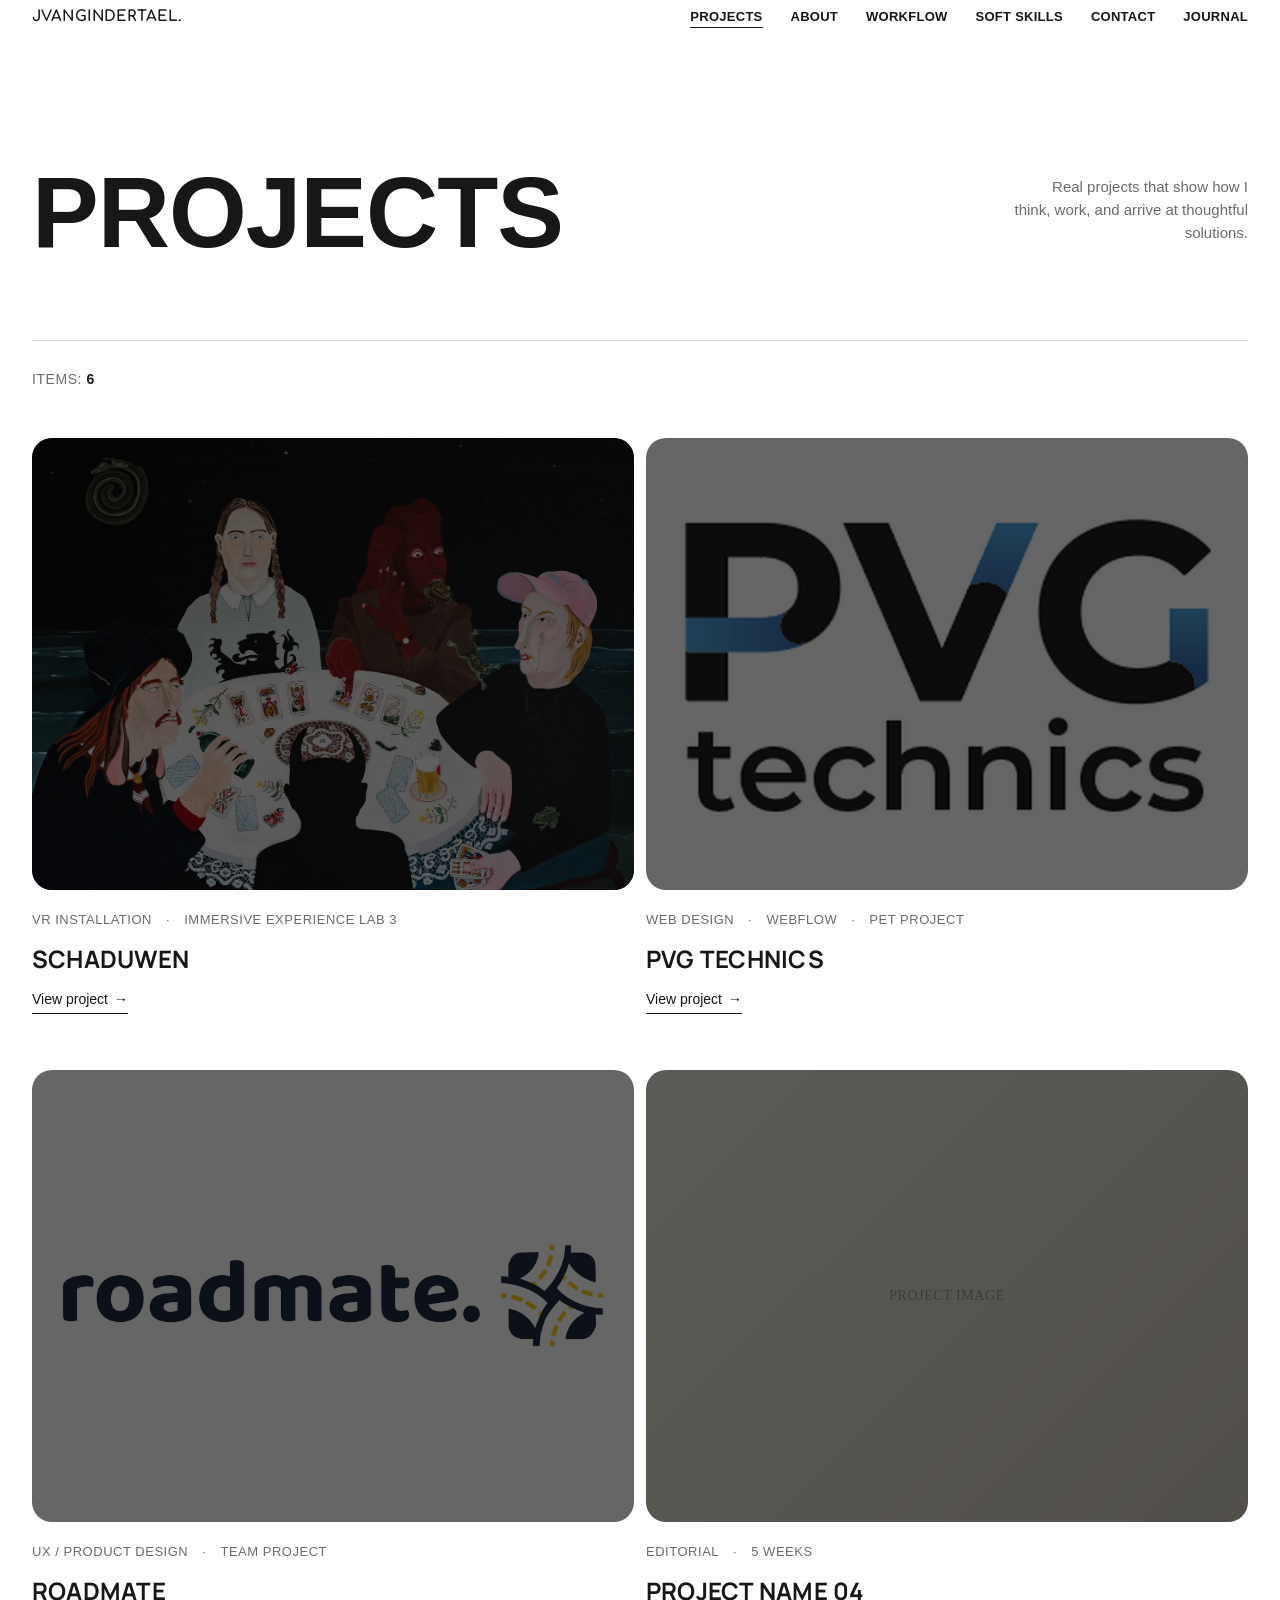
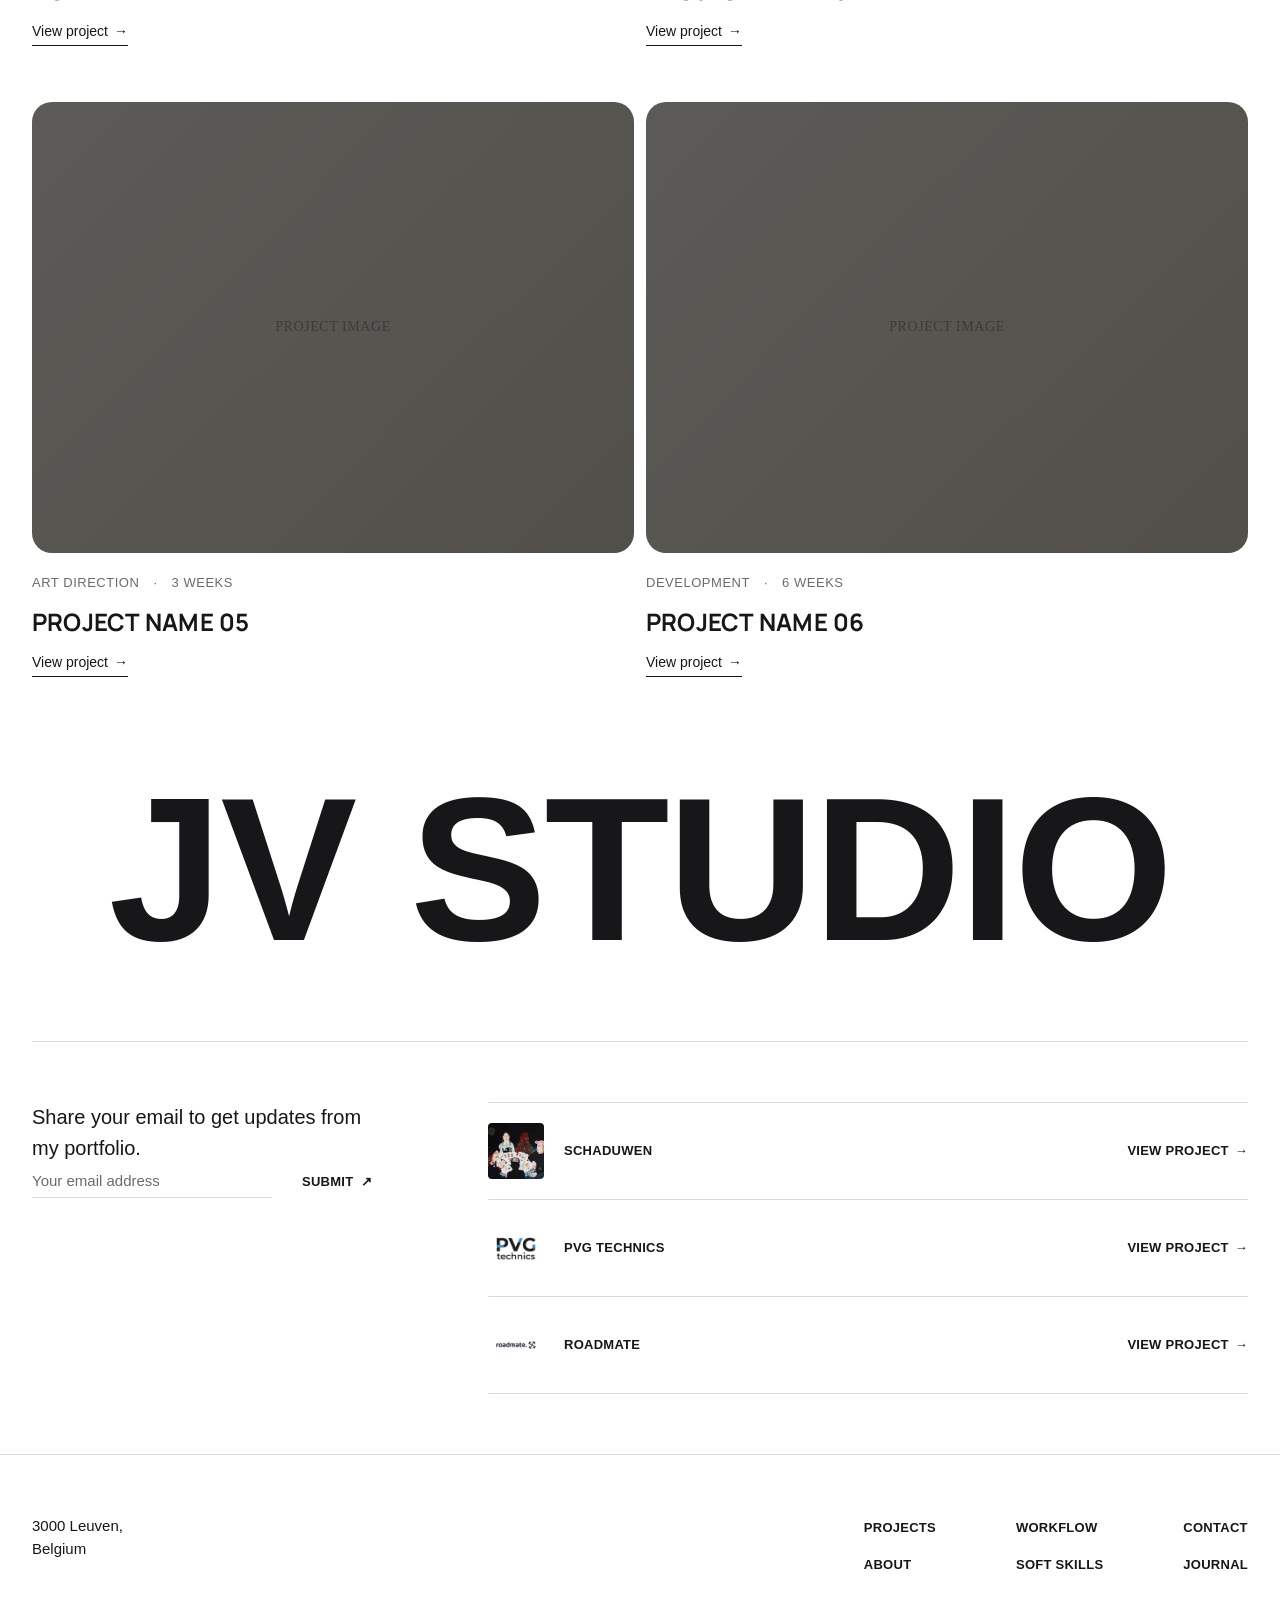
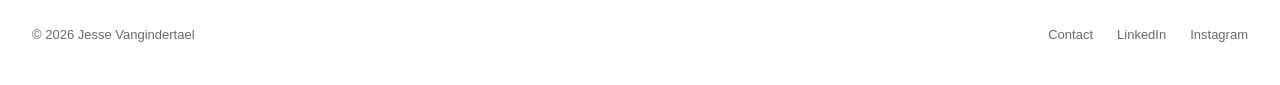
<file: index.html>
<!DOCTYPE html>
<html lang="en">
<head>
<meta charset="UTF-8">
<meta name="viewport" content="width=device-width, initial-scale=1.0">
<!-- Contentsquare tracking tag (heatmaps) -->
<script defer src="https://t.contentsquare.net/uxa/7b117db7269c8.js"></script>
<title>Jesse Vangindertael — Portfolio</title>
<meta name="description" content="Portfolio of Jesse Vangindertael — selected work, projects and collaborations.">
<link rel="preconnect" href="https://fonts.googleapis.com">
<link rel="preconnect" href="https://fonts.gstatic.com" crossorigin>
<link href="https://fonts.googleapis.com/css2?family=Comfortaa:wght@700&family=Manrope:wght@300;400;700&display=swap" rel="stylesheet">
<link rel="stylesheet" href="assets/css/style.css?v=3">
<link rel="icon" type="image/svg+xml" href="assets/img/favicon.svg">
</head>
<body>

<header class="site-header">
  <nav class="nav container">
    <a href="index.html" class="nav-logo">JVANGINDERTAEL.</a>
    <button class="nav-toggle" aria-label="Menu" aria-expanded="false">
      <span></span><span></span><span></span>
    </button>
    <ul class="nav-links">
      <li><a href="index.html" aria-current="page">Projects</a></li>
      <li><a href="about.html">About</a></li>
      <li><a href="workflow.html">Workflow</a></li>
      <li><a href="soft-skills.html">Soft skills</a></li>
      <li><a href="contact.html">Contact</a></li>
      <li><a href="journal.html">Journal</a></li>
    </ul>
  </nav>
</header>

<main>

  <section class="hero container">
    <div class="hero-row">
      <h1>Projects</h1>
      <p class="hero-side-text">Real projects that show how I think, work, and arrive at thoughtful solutions.</p>
    </div>
  </section>

  <section class="container">
    <div class="section-head">
      <p class="items-count">Items: <strong>6</strong></p>
    </div>

    <div class="project-grid">

      <a class="project-card" href="schaduwen.html">
        <div class="project-thumb"><img src="assets/img/projects/schaduwen.jpg" alt="Schaduwen — painting of four figures reading tarot cards at a table"><span class="project-view">View</span></div>
        <div class="project-meta"><span>VR installation</span><span>·</span><span>Immersive Experience Lab 3</span></div>
        <h3>Schaduwen</h3>
        <span class="project-link">View project</span>
      </a>

      <a class="project-card" href="pvg-technics.html">
        <div class="project-thumb is-logo"><img src="assets/img/projects/pvg-logo.jpg" alt="PVG Technics logo"><span class="project-view">View</span></div>
        <div class="project-meta"><span>Web design</span><span>·</span><span>Webflow</span><span>·</span><span>Pet project</span></div>
        <h3>PVG Technics</h3>
        <span class="project-link">View project</span>
      </a>

      <a class="project-card" href="roadmate.html">
        <div class="project-thumb is-logo"><img src="assets/img/projects/roadmate-logo.jpg" alt="RoadMate logo"><span class="project-view">View</span></div>
        <div class="project-meta"><span>UX / Product design</span><span>·</span><span>Team project</span></div>
        <h3>RoadMate</h3>
        <span class="project-link">View project</span>
      </a>

      <a class="project-card" href="#">
        <div class="project-thumb" data-label="Project image"><span class="project-view">View</span></div>
        <div class="project-meta"><span>Editorial</span><span>·</span><span>5 weeks</span></div>
        <h3>Project name 04</h3>
        <span class="project-link">View project</span>
      </a>

      <a class="project-card" href="#">
        <div class="project-thumb" data-label="Project image"><span class="project-view">View</span></div>
        <div class="project-meta"><span>Art direction</span><span>·</span><span>3 weeks</span></div>
        <h3>Project name 05</h3>
        <span class="project-link">View project</span>
      </a>

      <a class="project-card" href="#">
        <div class="project-thumb" data-label="Project image"><span class="project-view">View</span></div>
        <div class="project-meta"><span>Development</span><span>·</span><span>6 weeks</span></div>
        <h3>Project name 06</h3>
        <span class="project-link">View project</span>
      </a>

    </div>
  </section>

  <section class="container outro">
    <h2 class="outro-title">JV STUDIO</h2>
  </section>

  <section class="container">
    <div class="subscribe-row">
      <div class="subscribe-col">
        <p class="subscribe-text">Share your email to get updates from my portfolio.</p>
        <form class="subscribe-form">
          <input type="email" placeholder="Your email address" aria-label="Email address" required>
          <button type="submit">Submit <span aria-hidden="true">↗</span></button>
        </form>
      </div>

      <ul class="highlight-list">
        <li>
          <a href="schaduwen.html">
            <div class="highlight-thumb"><img src="assets/img/projects/schaduwen.jpg" alt="Schaduwen"></div>
            <span class="highlight-title">Schaduwen</span>
            <span class="highlight-link">View project <span aria-hidden="true">→</span></span>
          </a>
        </li>
        <li>
          <a href="pvg-technics.html">
            <div class="highlight-thumb is-logo"><img src="assets/img/projects/pvg-logo.jpg" alt="PVG Technics logo"></div>
            <span class="highlight-title">PVG Technics</span>
            <span class="highlight-link">View project <span aria-hidden="true">→</span></span>
          </a>
        </li>
        <li>
          <a href="roadmate.html">
            <div class="highlight-thumb is-logo"><img src="assets/img/projects/roadmate-logo.jpg" alt="RoadMate logo"></div>
            <span class="highlight-title">RoadMate</span>
            <span class="highlight-link">View project <span aria-hidden="true">→</span></span>
          </a>
        </li>
      </ul>
    </div>
  </section>

</main>

<footer class="site-footer container">
  <div class="footer-top">
    <p class="address-block">3000 Leuven,<br>Belgium</p>
    <div class="footer-columns">
      <ul>
        <li><a href="index.html">Projects</a></li>
        <li><a href="about.html">About</a></li>
      </ul>
      <ul>
        <li><a href="workflow.html">Workflow</a></li>
        <li><a href="soft-skills.html">Soft skills</a></li>
      </ul>
      <ul>
        <li><a href="contact.html">Contact</a></li>
        <li><a href="journal.html">Journal</a></li>
      </ul>
    </div>
  </div>
  <div class="footer-row">
    <span>© 2026 Jesse Vangindertael</span>
    <ul class="footer-links">
      <li><a href="contact.html">Contact</a></li>
      <li><a href="#">LinkedIn</a></li>
      <li><a href="#">Instagram</a></li>
    </ul>
  </div>
</footer>

<script src="assets/js/main.js"></script>
</body>
</html>
</file>
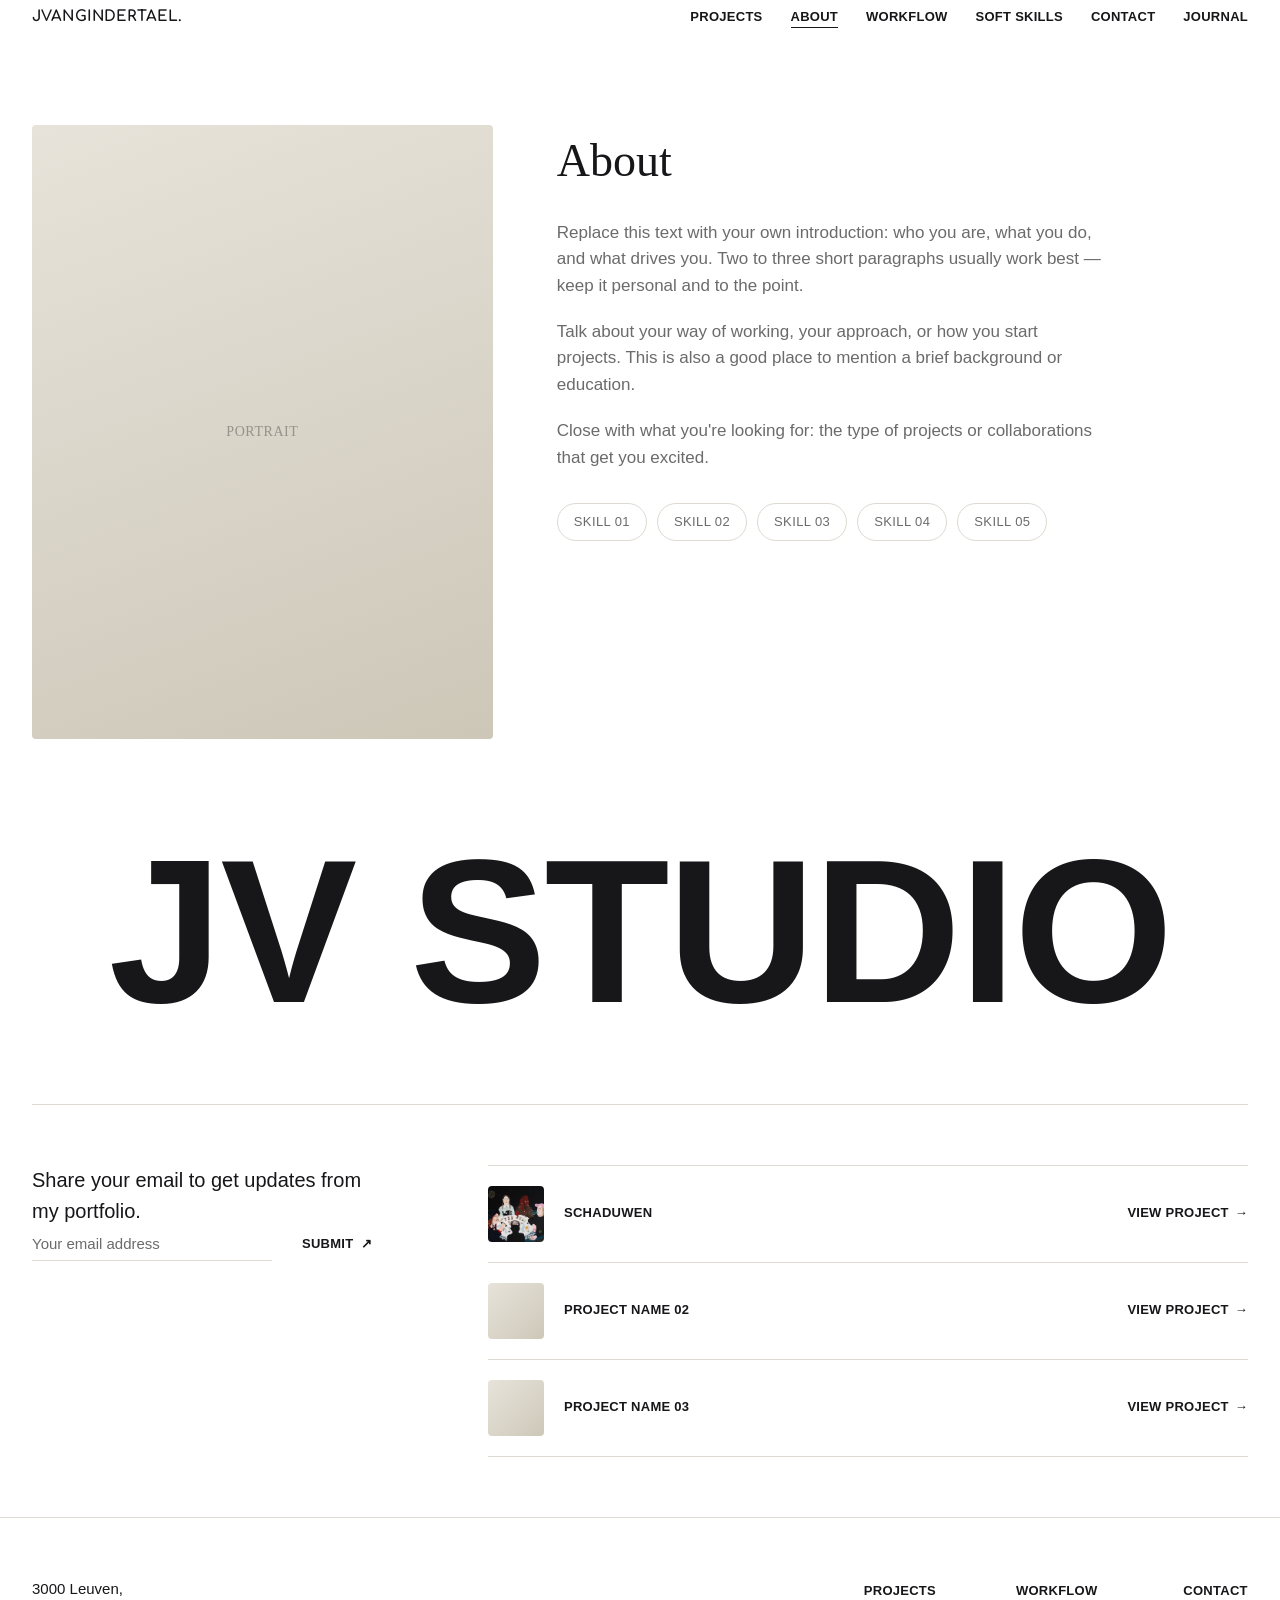
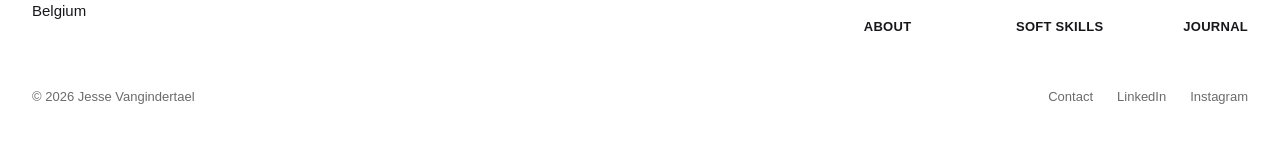
<file: about.html>
<!DOCTYPE html>
<html lang="en">
<head>
<meta charset="UTF-8">
<meta name="viewport" content="width=device-width, initial-scale=1.0">
<!-- Contentsquare tracking tag (heatmaps) -->
<script defer src="https://t.contentsquare.net/uxa/7b117db7269c8.js"></script>
<title>About — Jesse Vangindertael</title>
<meta name="description" content="About Jesse Vangindertael — background, approach and skills.">
<link rel="preconnect" href="https://fonts.googleapis.com">
<link rel="preconnect" href="https://fonts.gstatic.com" crossorigin>
<link href="https://fonts.googleapis.com/css2?family=Comfortaa:wght@700&display=swap" rel="stylesheet">
<link rel="stylesheet" href="assets/css/style.css?v=3">
<link rel="icon" type="image/svg+xml" href="assets/img/favicon.svg">
</head>
<body>

<header class="site-header">
  <nav class="nav container">
    <a href="index.html" class="nav-logo">JVANGINDERTAEL.</a>
    <button class="nav-toggle" aria-label="Menu" aria-expanded="false">
      <span></span><span></span><span></span>
    </button>
    <ul class="nav-links">
      <li><a href="index.html">Projects</a></li>
      <li><a href="about.html" aria-current="page">About</a></li>
      <li><a href="workflow.html">Workflow</a></li>
      <li><a href="soft-skills.html">Soft skills</a></li>
      <li><a href="contact.html">Contact</a></li>
      <li><a href="journal.html">Journal</a></li>
    </ul>
  </nav>
</header>

<main class="container">
  <div class="about-grid">
    <div class="about-photo"></div>
    <div class="about-copy">
      <h1>About</h1>
      <p>Replace this text with your own introduction: who you are, what you do, and what drives you. Two to three short paragraphs usually work best — keep it personal and to the point.</p>
      <p>Talk about your way of working, your approach, or how you start projects. This is also a good place to mention a brief background or education.</p>
      <p>Close with what you're looking for: the type of projects or collaborations that get you excited.</p>

      <ul class="tag-list">
        <li>Skill 01</li>
        <li>Skill 02</li>
        <li>Skill 03</li>
        <li>Skill 04</li>
        <li>Skill 05</li>
      </ul>
    </div>
  </div>
</main>

  <section class="container outro">
    <h2 class="outro-title">JV STUDIO</h2>
  </section>

  <section class="container">
    <div class="subscribe-row">
      <div class="subscribe-col">
        <p class="subscribe-text">Share your email to get updates from my portfolio.</p>
        <form class="subscribe-form">
          <input type="email" placeholder="Your email address" aria-label="Email address" required>
          <button type="submit">Submit <span aria-hidden="true">↗</span></button>
        </form>
      </div>

      <ul class="highlight-list">
        <li>
          <a href="schaduwen.html">
            <div class="highlight-thumb"><img src="assets/img/projects/schaduwen.jpg" alt="Schaduwen"></div>
            <span class="highlight-title">Schaduwen</span>
            <span class="highlight-link">View project <span aria-hidden="true">→</span></span>
          </a>
        </li>
        <li>
          <a href="#">
            <div class="highlight-thumb"></div>
            <span class="highlight-title">Project name 02</span>
            <span class="highlight-link">View project <span aria-hidden="true">→</span></span>
          </a>
        </li>
        <li>
          <a href="#">
            <div class="highlight-thumb"></div>
            <span class="highlight-title">Project name 03</span>
            <span class="highlight-link">View project <span aria-hidden="true">→</span></span>
          </a>
        </li>
      </ul>
    </div>
  </section>

<footer class="site-footer container">
  <div class="footer-top">
    <p class="address-block">3000 Leuven,<br>Belgium</p>
    <div class="footer-columns">
      <ul>
        <li><a href="index.html">Projects</a></li>
        <li><a href="about.html">About</a></li>
      </ul>
      <ul>
        <li><a href="workflow.html">Workflow</a></li>
        <li><a href="soft-skills.html">Soft skills</a></li>
      </ul>
      <ul>
        <li><a href="contact.html">Contact</a></li>
        <li><a href="journal.html">Journal</a></li>
      </ul>
    </div>
  </div>
  <div class="footer-row">
    <span>© 2026 Jesse Vangindertael</span>
    <ul class="footer-links">
      <li><a href="contact.html">Contact</a></li>
      <li><a href="#">LinkedIn</a></li>
      <li><a href="#">Instagram</a></li>
    </ul>
  </div>
</footer>

<script src="assets/js/main.js"></script>
</body>
</html>
</file>
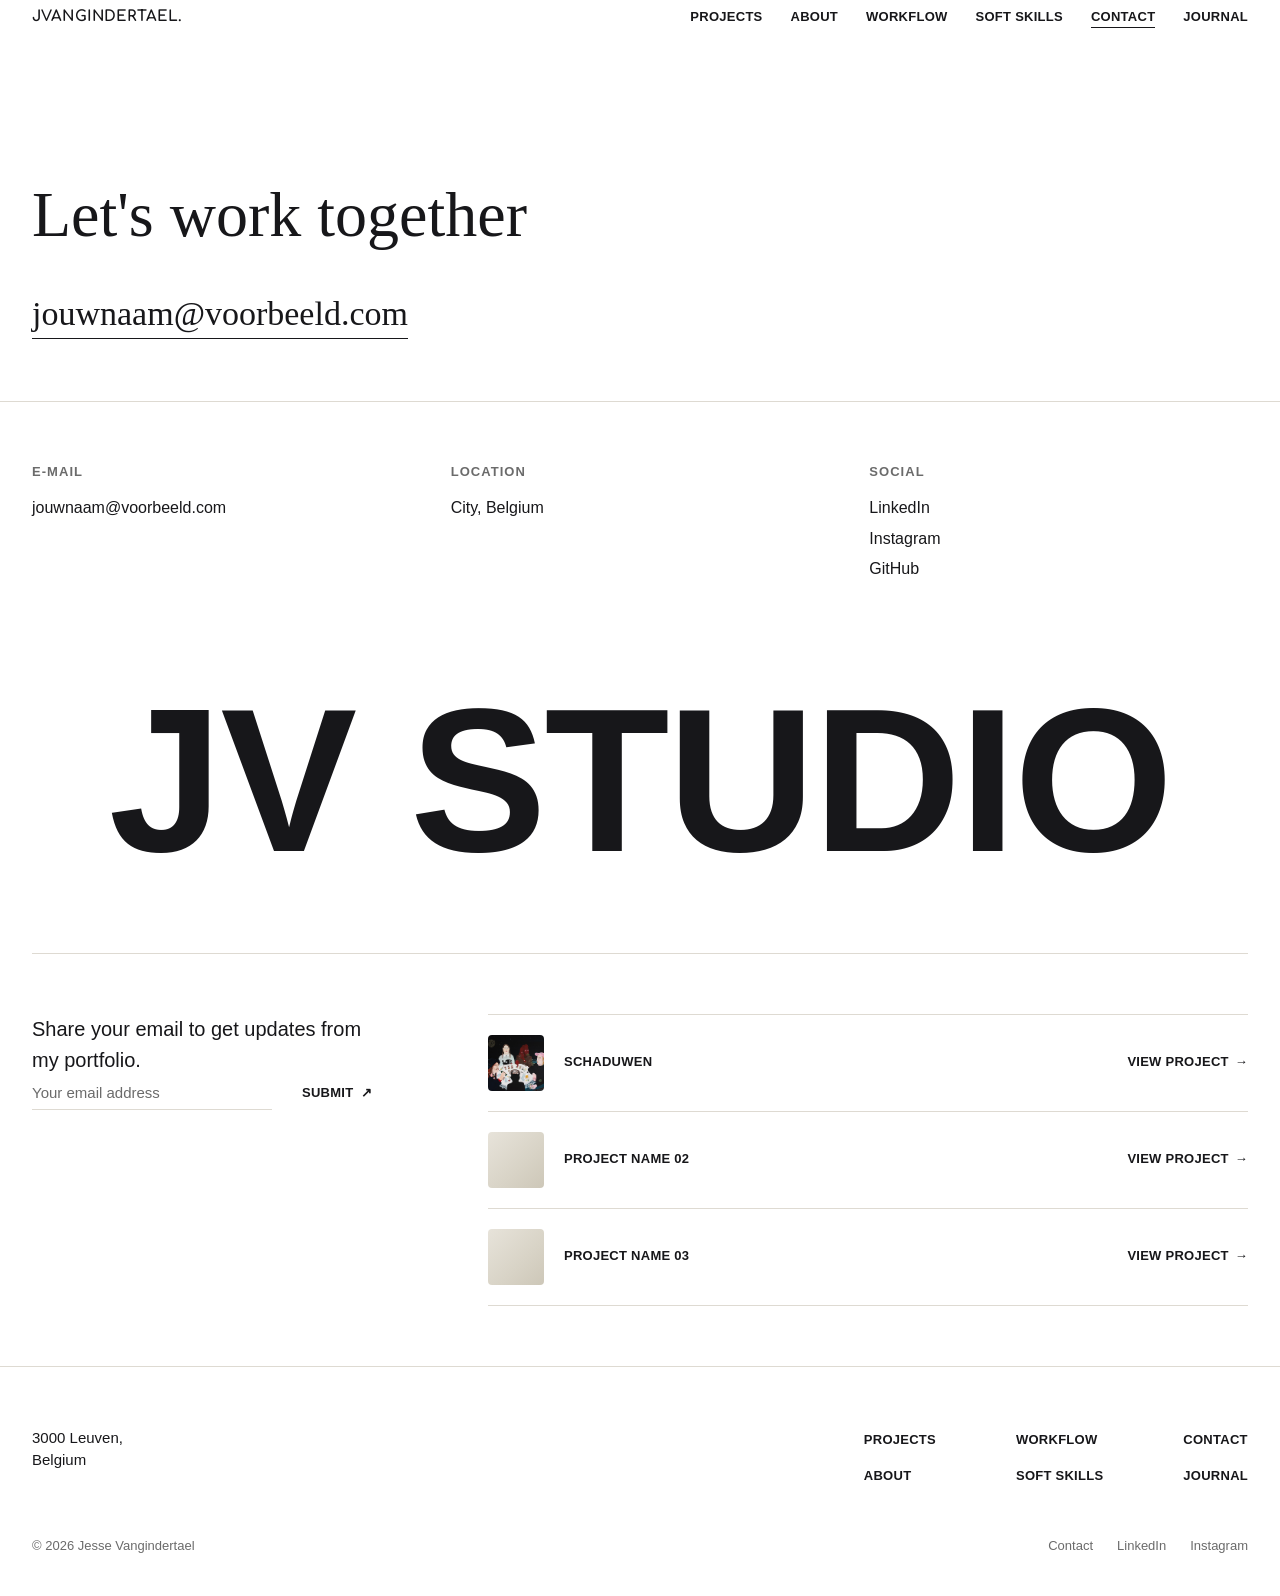
<file: contact.html>
<!DOCTYPE html>
<html lang="en">
<head>
<meta charset="UTF-8">
<meta name="viewport" content="width=device-width, initial-scale=1.0">
<!-- Contentsquare tracking tag (heatmaps) -->
<script defer src="https://t.contentsquare.net/uxa/7b117db7269c8.js"></script>
<title>Contact — Jesse Vangindertael</title>
<meta name="description" content="Get in touch with Jesse Vangindertael.">
<link rel="preconnect" href="https://fonts.googleapis.com">
<link rel="preconnect" href="https://fonts.gstatic.com" crossorigin>
<link href="https://fonts.googleapis.com/css2?family=Comfortaa:wght@700&display=swap" rel="stylesheet">
<link rel="stylesheet" href="assets/css/style.css?v=3">
<link rel="icon" type="image/svg+xml" href="assets/img/favicon.svg">
</head>
<body>

<header class="site-header">
  <nav class="nav container">
    <a href="index.html" class="nav-logo">JVANGINDERTAEL.</a>
    <button class="nav-toggle" aria-label="Menu" aria-expanded="false">
      <span></span><span></span><span></span>
    </button>
    <ul class="nav-links">
      <li><a href="index.html">Projects</a></li>
      <li><a href="about.html">About</a></li>
      <li><a href="workflow.html">Workflow</a></li>
      <li><a href="soft-skills.html">Soft skills</a></li>
      <li><a href="contact.html" aria-current="page">Contact</a></li>
      <li><a href="journal.html">Journal</a></li>
    </ul>
  </nav>
</header>

<main>

  <section class="contact-hero container">
    <h1>Let's work together</h1>
    <a class="contact-email" href="mailto:jouwnaam@voorbeeld.com">jouwnaam@voorbeeld.com</a>
  </section>

  <section class="container">
    <div class="contact-grid">
      <div class="contact-block">
        <h4>E-mail</h4>
        <a href="mailto:jouwnaam@voorbeeld.com">jouwnaam@voorbeeld.com</a>
      </div>
      <div class="contact-block">
        <h4>Location</h4>
        <p>City, Belgium</p>
      </div>
      <div class="contact-block">
        <h4>Social</h4>
        <a href="#">LinkedIn</a>
        <a href="#">Instagram</a>
        <a href="#">GitHub</a>
      </div>
    </div>
  </section>

  <section class="container outro">
    <h2 class="outro-title">JV STUDIO</h2>
  </section>

  <section class="container">
    <div class="subscribe-row">
      <div class="subscribe-col">
        <p class="subscribe-text">Share your email to get updates from my portfolio.</p>
        <form class="subscribe-form">
          <input type="email" placeholder="Your email address" aria-label="Email address" required>
          <button type="submit">Submit <span aria-hidden="true">↗</span></button>
        </form>
      </div>

      <ul class="highlight-list">
        <li>
          <a href="schaduwen.html">
            <div class="highlight-thumb"><img src="assets/img/projects/schaduwen.jpg" alt="Schaduwen"></div>
            <span class="highlight-title">Schaduwen</span>
            <span class="highlight-link">View project <span aria-hidden="true">→</span></span>
          </a>
        </li>
        <li>
          <a href="#">
            <div class="highlight-thumb"></div>
            <span class="highlight-title">Project name 02</span>
            <span class="highlight-link">View project <span aria-hidden="true">→</span></span>
          </a>
        </li>
        <li>
          <a href="#">
            <div class="highlight-thumb"></div>
            <span class="highlight-title">Project name 03</span>
            <span class="highlight-link">View project <span aria-hidden="true">→</span></span>
          </a>
        </li>
      </ul>
    </div>
  </section>

</main>

<footer class="site-footer container">
  <div class="footer-top">
    <p class="address-block">3000 Leuven,<br>Belgium</p>
    <div class="footer-columns">
      <ul>
        <li><a href="index.html">Projects</a></li>
        <li><a href="about.html">About</a></li>
      </ul>
      <ul>
        <li><a href="workflow.html">Workflow</a></li>
        <li><a href="soft-skills.html">Soft skills</a></li>
      </ul>
      <ul>
        <li><a href="contact.html">Contact</a></li>
        <li><a href="journal.html">Journal</a></li>
      </ul>
    </div>
  </div>
  <div class="footer-row">
    <span>© 2026 Jesse Vangindertael</span>
    <ul class="footer-links">
      <li><a href="contact.html">Contact</a></li>
      <li><a href="#">LinkedIn</a></li>
      <li><a href="#">Instagram</a></li>
    </ul>
  </div>
</footer>

<script src="assets/js/main.js"></script>
</body>
</html>
</file>
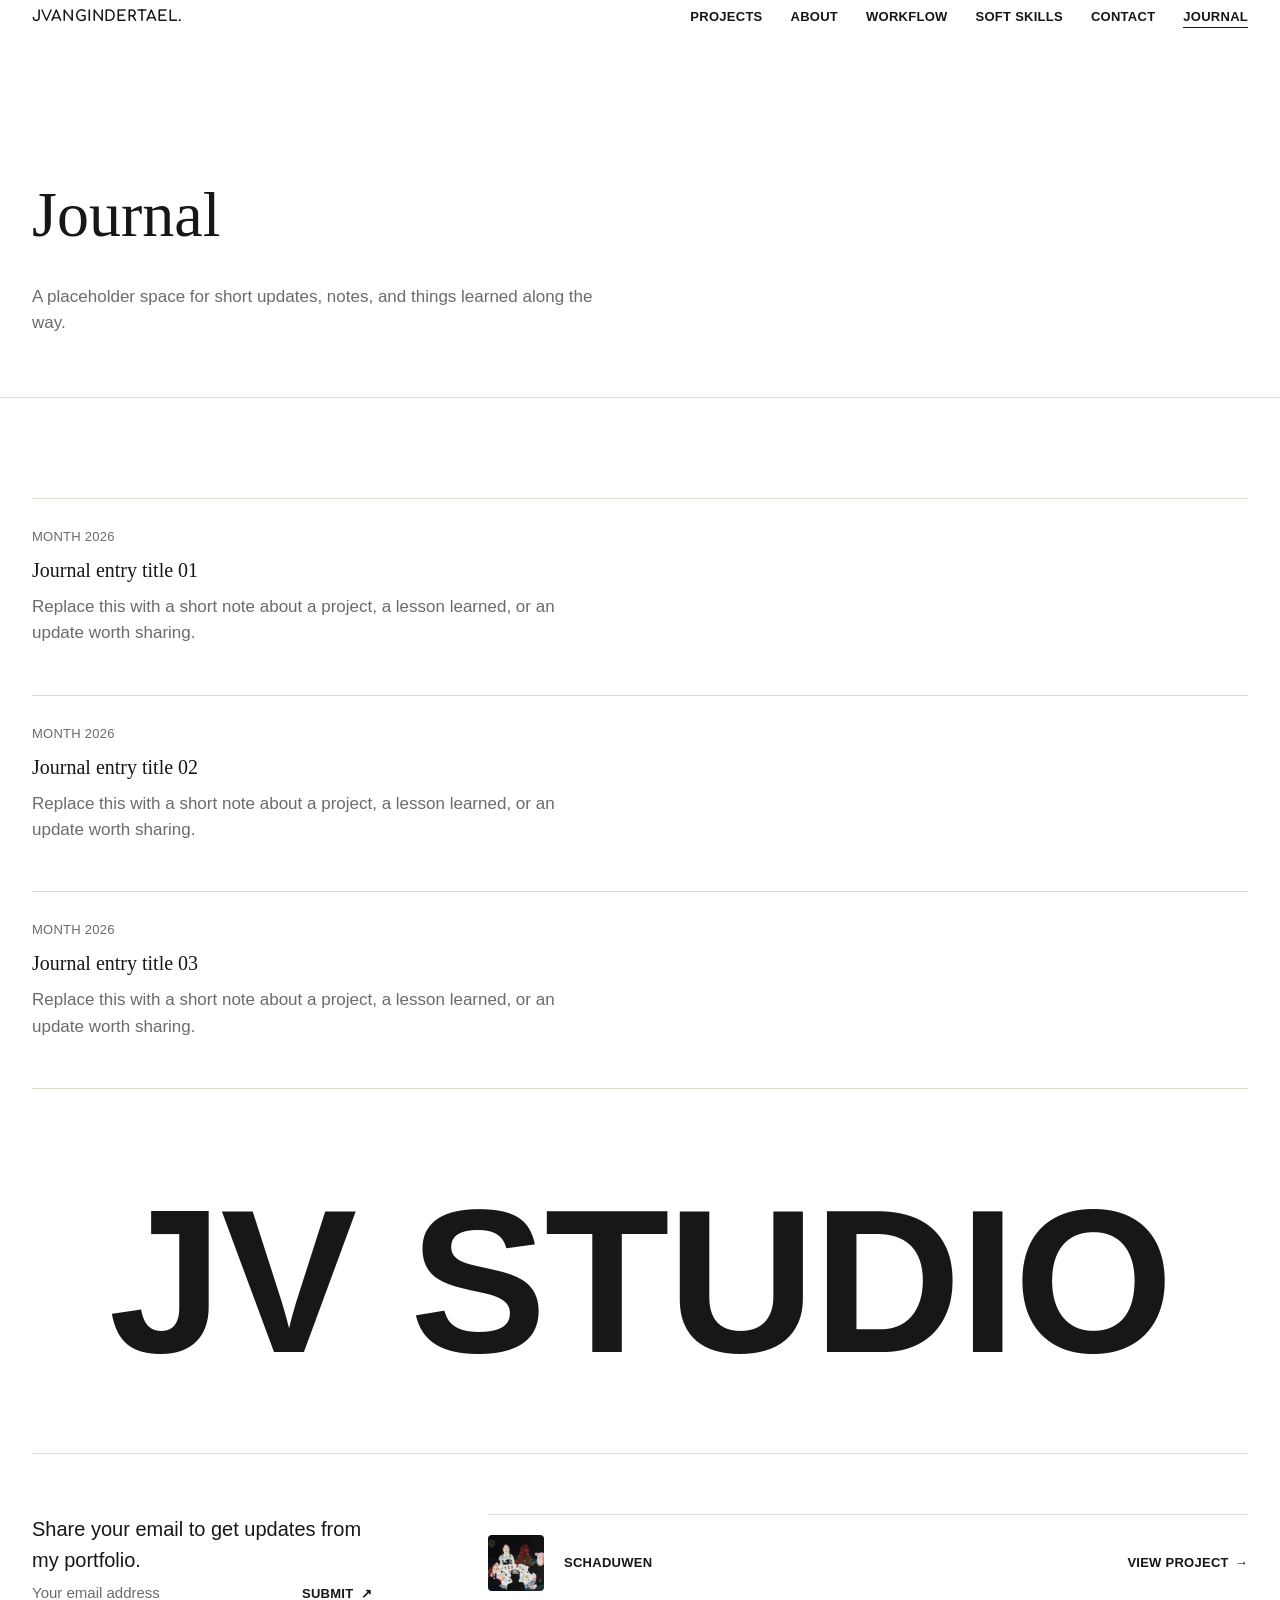
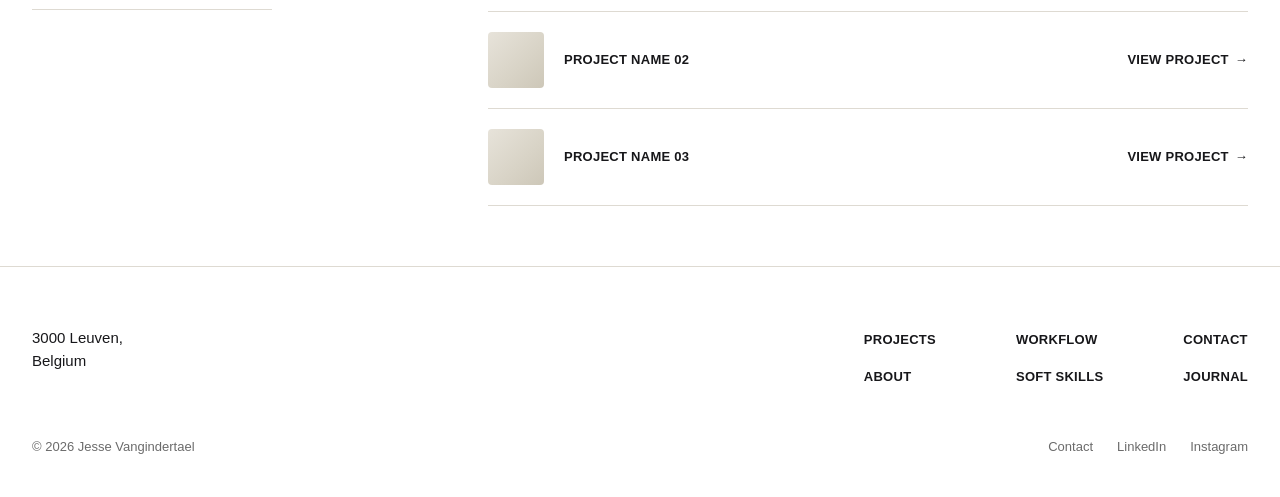
<file: journal.html>
<!DOCTYPE html>
<html lang="en">
<head>
<meta charset="UTF-8">
<meta name="viewport" content="width=device-width, initial-scale=1.0">
<!-- Contentsquare tracking tag (heatmaps) -->
<script defer src="https://t.contentsquare.net/uxa/7b117db7269c8.js"></script>
<title>Journal — Jesse Vangindertael</title>
<meta name="description" content="Journal — notes and updates from Jesse Vangindertael.">
<link rel="preconnect" href="https://fonts.googleapis.com">
<link rel="preconnect" href="https://fonts.gstatic.com" crossorigin>
<link href="https://fonts.googleapis.com/css2?family=Comfortaa:wght@700&display=swap" rel="stylesheet">
<link rel="stylesheet" href="assets/css/style.css?v=3">
<link rel="icon" type="image/svg+xml" href="assets/img/favicon.svg">
</head>
<body>

<header class="site-header">
  <nav class="nav container">
    <a href="index.html" class="nav-logo">JVANGINDERTAEL.</a>
    <button class="nav-toggle" aria-label="Menu" aria-expanded="false">
      <span></span><span></span><span></span>
    </button>
    <ul class="nav-links">
      <li><a href="index.html">Projects</a></li>
      <li><a href="about.html">About</a></li>
      <li><a href="workflow.html">Workflow</a></li>
      <li><a href="soft-skills.html">Soft skills</a></li>
      <li><a href="contact.html">Contact</a></li>
      <li><a href="journal.html" aria-current="page">Journal</a></li>
    </ul>
  </nav>
</header>

<main>
  <section class="page-hero container">
    <h1>Journal</h1>
    <p class="page-intro">A placeholder space for short updates, notes, and things learned along the way.</p>
  </section>

  <section class="container page-body">
    <ul class="journal-list">
      <li>
        <span class="journal-date">Month 2026</span>
        <h3 class="journal-entry-title">Journal entry title 01</h3>
        <p class="journal-entry-text">Replace this with a short note about a project, a lesson learned, or an update worth sharing.</p>
      </li>
      <li>
        <span class="journal-date">Month 2026</span>
        <h3 class="journal-entry-title">Journal entry title 02</h3>
        <p class="journal-entry-text">Replace this with a short note about a project, a lesson learned, or an update worth sharing.</p>
      </li>
      <li>
        <span class="journal-date">Month 2026</span>
        <h3 class="journal-entry-title">Journal entry title 03</h3>
        <p class="journal-entry-text">Replace this with a short note about a project, a lesson learned, or an update worth sharing.</p>
      </li>
    </ul>
  </section>

  <section class="container outro">
    <h2 class="outro-title">JV STUDIO</h2>
  </section>

  <section class="container">
    <div class="subscribe-row">
      <div class="subscribe-col">
        <p class="subscribe-text">Share your email to get updates from my portfolio.</p>
        <form class="subscribe-form">
          <input type="email" placeholder="Your email address" aria-label="Email address" required>
          <button type="submit">Submit <span aria-hidden="true">↗</span></button>
        </form>
      </div>

      <ul class="highlight-list">
        <li>
          <a href="schaduwen.html">
            <div class="highlight-thumb"><img src="assets/img/projects/schaduwen.jpg" alt="Schaduwen"></div>
            <span class="highlight-title">Schaduwen</span>
            <span class="highlight-link">View project <span aria-hidden="true">→</span></span>
          </a>
        </li>
        <li>
          <a href="#">
            <div class="highlight-thumb"></div>
            <span class="highlight-title">Project name 02</span>
            <span class="highlight-link">View project <span aria-hidden="true">→</span></span>
          </a>
        </li>
        <li>
          <a href="#">
            <div class="highlight-thumb"></div>
            <span class="highlight-title">Project name 03</span>
            <span class="highlight-link">View project <span aria-hidden="true">→</span></span>
          </a>
        </li>
      </ul>
    </div>
  </section>

</main>

<footer class="site-footer container">
  <div class="footer-top">
    <p class="address-block">3000 Leuven,<br>Belgium</p>
    <div class="footer-columns">
      <ul>
        <li><a href="index.html">Projects</a></li>
        <li><a href="about.html">About</a></li>
      </ul>
      <ul>
        <li><a href="workflow.html">Workflow</a></li>
        <li><a href="soft-skills.html">Soft skills</a></li>
      </ul>
      <ul>
        <li><a href="contact.html">Contact</a></li>
        <li><a href="journal.html">Journal</a></li>
      </ul>
    </div>
  </div>
  <div class="footer-row">
    <span>© 2026 Jesse Vangindertael</span>
    <ul class="footer-links">
      <li><a href="contact.html">Contact</a></li>
      <li><a href="#">LinkedIn</a></li>
      <li><a href="#">Instagram</a></li>
    </ul>
  </div>
</footer>

<script src="assets/js/main.js"></script>
</body>
</html>
</file>
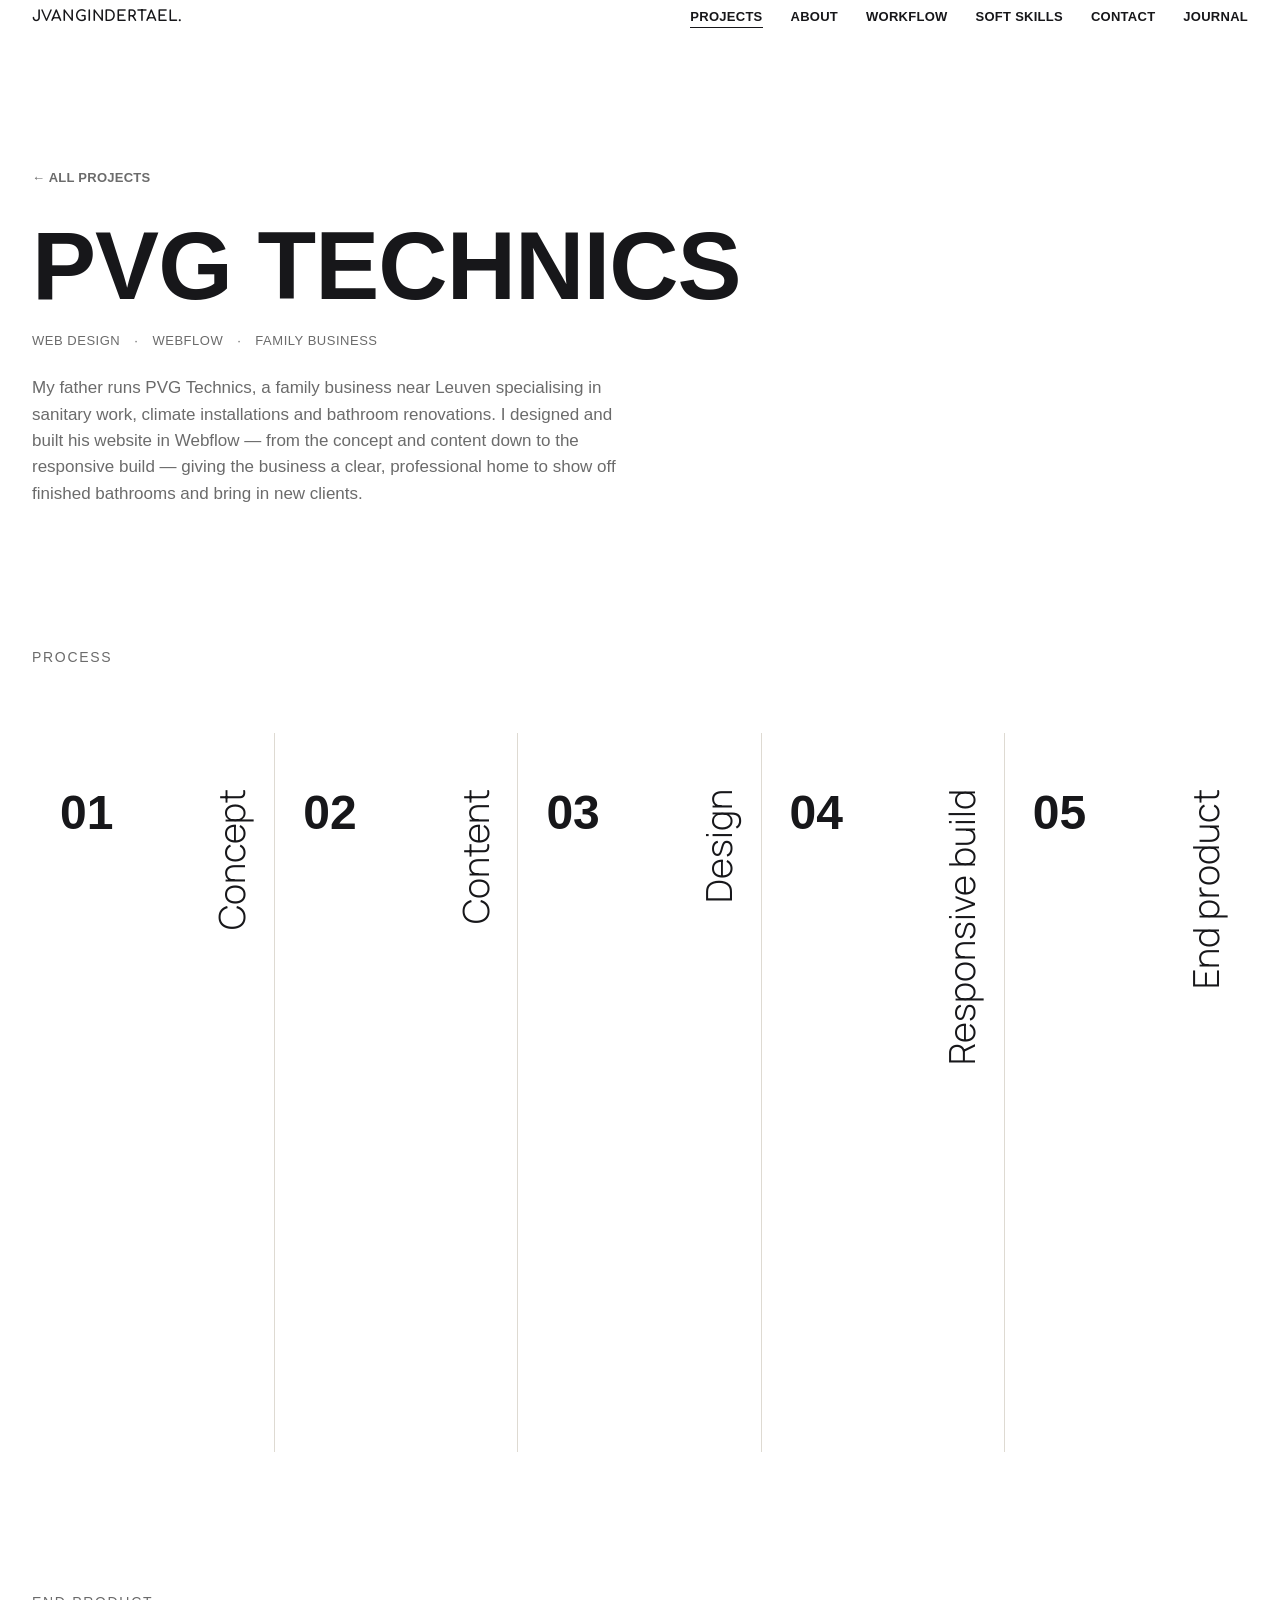
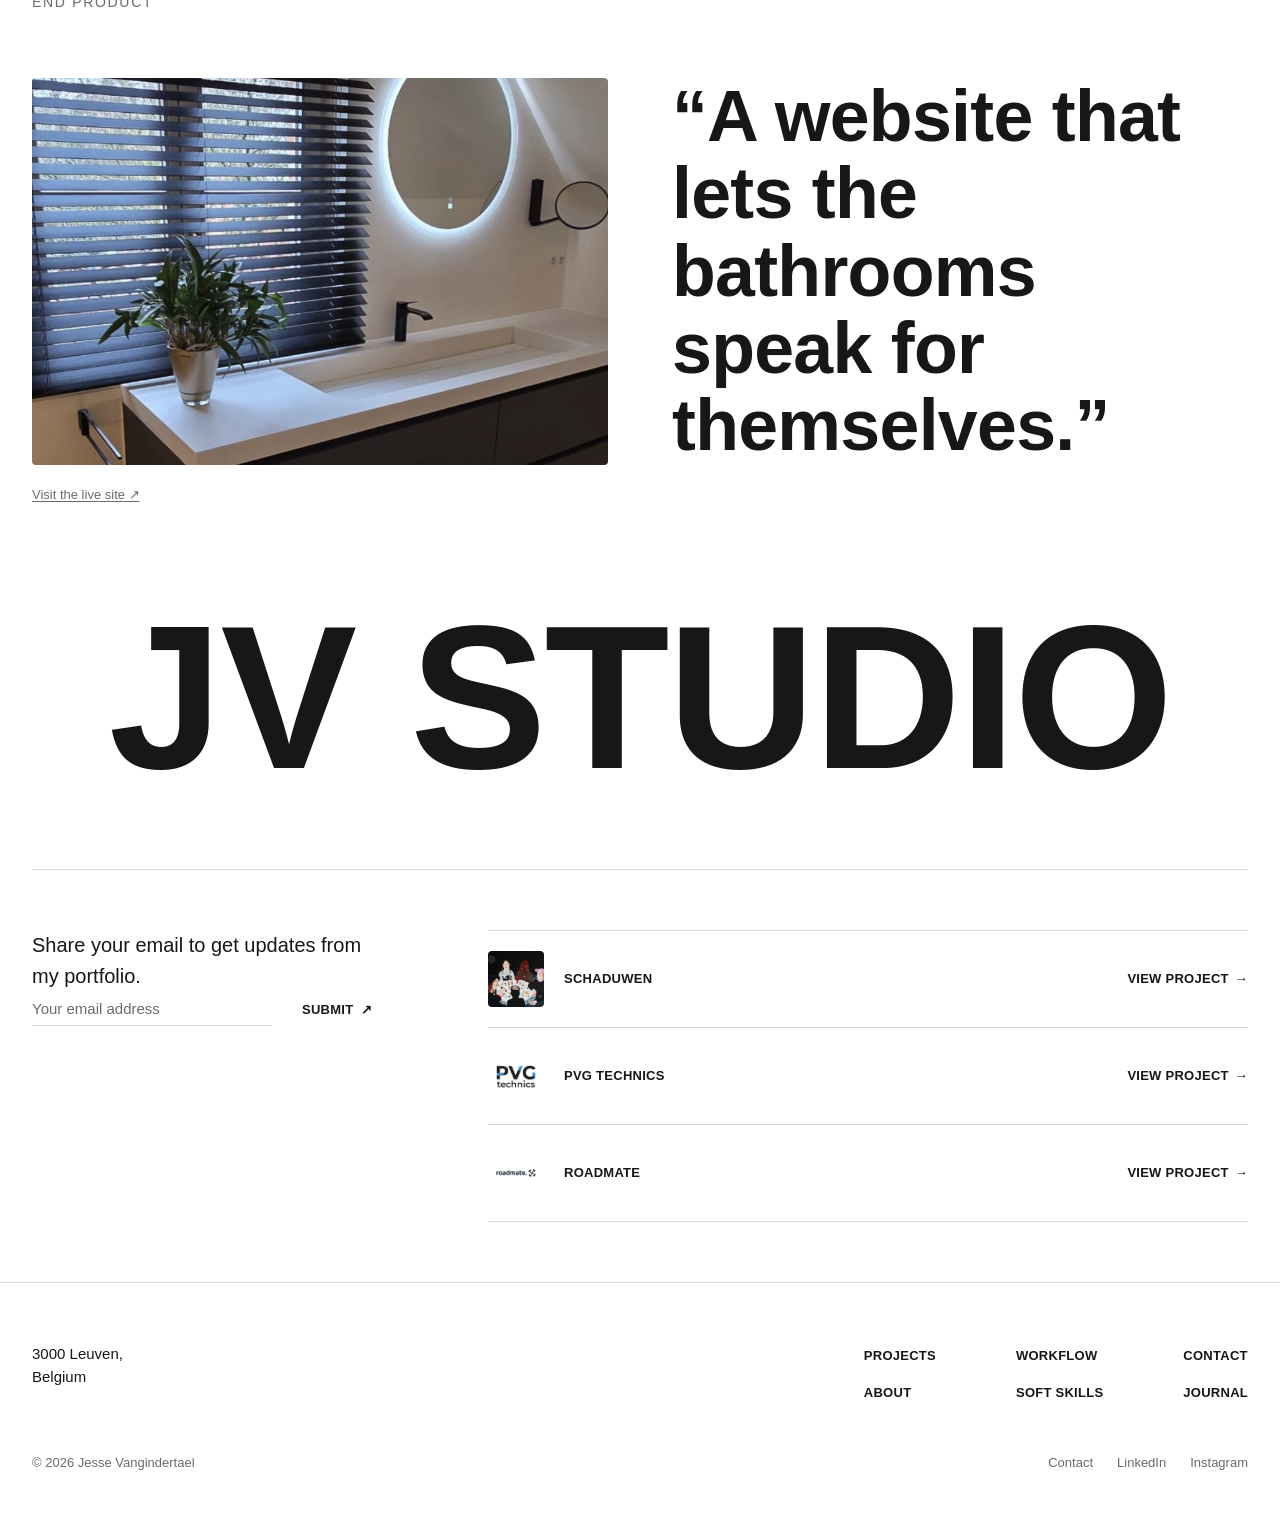
<file: pvg-technics.html>
<!DOCTYPE html>
<html lang="en">
<head>
<meta charset="UTF-8">
<meta name="viewport" content="width=device-width, initial-scale=1.0">
<!-- Contentsquare tracking tag (heatmaps) -->
<script defer src="https://t.contentsquare.net/uxa/7b117db7269c8.js"></script>
<title>PVG Technics — Jesse Vangindertael</title>
<meta name="description" content="PVG Technics — a website designed and built in Webflow for a family business in sanitary, climate and bathroom renovations.">
<link rel="preconnect" href="https://fonts.googleapis.com">
<link rel="preconnect" href="https://fonts.gstatic.com" crossorigin>
<link href="https://fonts.googleapis.com/css2?family=Comfortaa:wght@700&family=Manrope:wght@300;400&display=swap" rel="stylesheet">
<link rel="stylesheet" href="assets/css/style.css?v=3">
<link rel="icon" type="image/svg+xml" href="assets/img/favicon.svg">
</head>
<body>

<header class="site-header">
  <nav class="nav container">
    <a href="index.html" class="nav-logo">JVANGINDERTAEL.</a>
    <button class="nav-toggle" aria-label="Menu" aria-expanded="false">
      <span></span><span></span><span></span>
    </button>
    <ul class="nav-links">
      <li><a href="index.html" aria-current="page">Projects</a></li>
      <li><a href="about.html">About</a></li>
      <li><a href="workflow.html">Workflow</a></li>
      <li><a href="soft-skills.html">Soft skills</a></li>
      <li><a href="contact.html">Contact</a></li>
      <li><a href="journal.html">Journal</a></li>
    </ul>
  </nav>
</header>

<main>
  <section class="container project-detail-hero">
    <a href="index.html" class="project-back">← All projects</a>
    <h1>PVG Technics</h1>
    <div class="project-detail-meta">
      <span>Web design</span>
      <span>·</span>
      <span>Webflow</span>
      <span>·</span>
      <span>Family business</span>
    </div>
    <p class="project-detail-intro">My father runs PVG Technics, a family business near Leuven specialising in sanitary work, climate installations and bathroom renovations. I designed and built his website in Webflow — from the concept and content down to the responsive build — giving the business a clear, professional home to show off finished bathrooms and bring in new clients.</p>
  </section>

  <section class="container process">
    <p class="process-eyebrow">Process</p>
    <div class="process-grid">

      <div class="process-step">
        <span class="process-number">01</span>
        <div class="process-explain"><p>A trustworthy, no-nonsense first impression: the headline states what PVG Technics does and for how long, backed immediately by a photo of their own work.</p></div>
        <h3>Concept</h3>
        <div class="process-thumb">
          <img src="assets/img/projects/pvg-hero.jpg" alt="PVG Technics bathroom renovation — freestanding bathtub with a backlit niche">
        </div>
      </div>

      <div class="process-step">
        <span class="process-number">02</span>
        <div class="process-explain"><p>I grouped the services into three expandable sections — Klimaat &amp; Energie, Sanitair &amp; Loodgieterij, Badkamerrenovaties — so visitors can scan quickly or dig into what they need.</p></div>
        <h3>Content</h3>
        <div class="process-thumb">
          <img src="assets/img/projects/pvg-shower.jpg" alt="Walk-in shower with a recessed storage niche and black fixtures, one of PVG Technics' renovations">
        </div>
      </div>

      <div class="process-step">
        <span class="process-number">03</span>
        <div class="process-explain"><p>A minimal layout in white, grey and the brand&rsquo;s blue lets the renovation photography carry the page instead of competing with it.</p></div>
        <h3>Design</h3>
        <div class="process-thumb">
          <img src="assets/img/projects/pvg-aircon.jpg" alt="Wall-mounted air conditioning unit installed by PVG Technics">
        </div>
      </div>

      <div class="process-step">
        <span class="process-number">04</span>
        <div class="process-explain"><p>Built and tested in Webflow across breakpoints, since most visitors find a local plumber through their phone.</p></div>
        <h3>Responsive build</h3>
        <div class="process-thumb">
          <img src="assets/img/projects/pvg-mobile.jpg" alt="Mobile view of the PVG Technics homepage">
        </div>
      </div>

      <a class="process-step process-step-link" href="#demo">
        <span class="process-number">05</span>
        <div class="process-explain"><p>The site is live today and used by PVG Technics to show their work and bring in new client requests.</p></div>
        <h3>End product</h3>
        <div class="process-thumb">
          <img src="assets/img/projects/pvg-floor.jpg" alt="Patterned tile floor and floating oak cabinet from a PVG Technics bathroom renovation">
        </div>
      </a>

    </div>
  </section>

  <section class="container video-section" id="demo">
    <p class="process-eyebrow">End product</p>
    <div class="video-split">
      <div class="project-video">
        <img src="assets/img/projects/pvg-end-product.jpg" alt="Finished bathroom renovation by PVG Technics — round backlit mirror above a floating vanity">
      </div>
      <blockquote class="video-quote">
        <p>&ldquo;A website that lets the bathrooms speak for themselves.&rdquo;</p>
      </blockquote>
      <p class="video-caption"><a href="https://pvgtechnics.webflow.io/" target="_blank" rel="noopener">Visit the live site ↗</a></p>
    </div>
  </section>


  <section class="container outro">
    <h2 class="outro-title">JV STUDIO</h2>
  </section>

  <section class="container">
    <div class="subscribe-row">
      <div class="subscribe-col">
        <p class="subscribe-text">Share your email to get updates from my portfolio.</p>
        <form class="subscribe-form">
          <input type="email" placeholder="Your email address" aria-label="Email address" required>
          <button type="submit">Submit <span aria-hidden="true">↗</span></button>
        </form>
      </div>

      <ul class="highlight-list">
        <li>
          <a href="schaduwen.html">
            <div class="highlight-thumb"><img src="assets/img/projects/schaduwen.jpg" alt="Schaduwen"></div>
            <span class="highlight-title">Schaduwen</span>
            <span class="highlight-link">View project <span aria-hidden="true">→</span></span>
          </a>
        </li>
        <li>
          <a href="pvg-technics.html">
            <div class="highlight-thumb is-logo"><img src="assets/img/projects/pvg-logo.jpg" alt="PVG Technics logo"></div>
            <span class="highlight-title">PVG Technics</span>
            <span class="highlight-link">View project <span aria-hidden="true">→</span></span>
          </a>
        </li>
        <li>
          <a href="roadmate.html">
            <div class="highlight-thumb is-logo"><img src="assets/img/projects/roadmate-logo.jpg" alt="RoadMate logo"></div>
            <span class="highlight-title">RoadMate</span>
            <span class="highlight-link">View project <span aria-hidden="true">→</span></span>
          </a>
        </li>
      </ul>
    </div>
  </section>

</main>

<footer class="site-footer container">
  <div class="footer-top">
    <p class="address-block">3000 Leuven,<br>Belgium</p>
    <div class="footer-columns">
      <ul>
        <li><a href="index.html">Projects</a></li>
        <li><a href="about.html">About</a></li>
      </ul>
      <ul>
        <li><a href="workflow.html">Workflow</a></li>
        <li><a href="soft-skills.html">Soft skills</a></li>
      </ul>
      <ul>
        <li><a href="contact.html">Contact</a></li>
        <li><a href="journal.html">Journal</a></li>
      </ul>
    </div>
  </div>
  <div class="footer-row">
    <span>© 2026 Jesse Vangindertael</span>
    <ul class="footer-links">
      <li><a href="contact.html">Contact</a></li>
      <li><a href="#">LinkedIn</a></li>
      <li><a href="#">Instagram</a></li>
    </ul>
  </div>
</footer>

<script src="assets/js/main.js"></script>
</body>
</html>
</file>
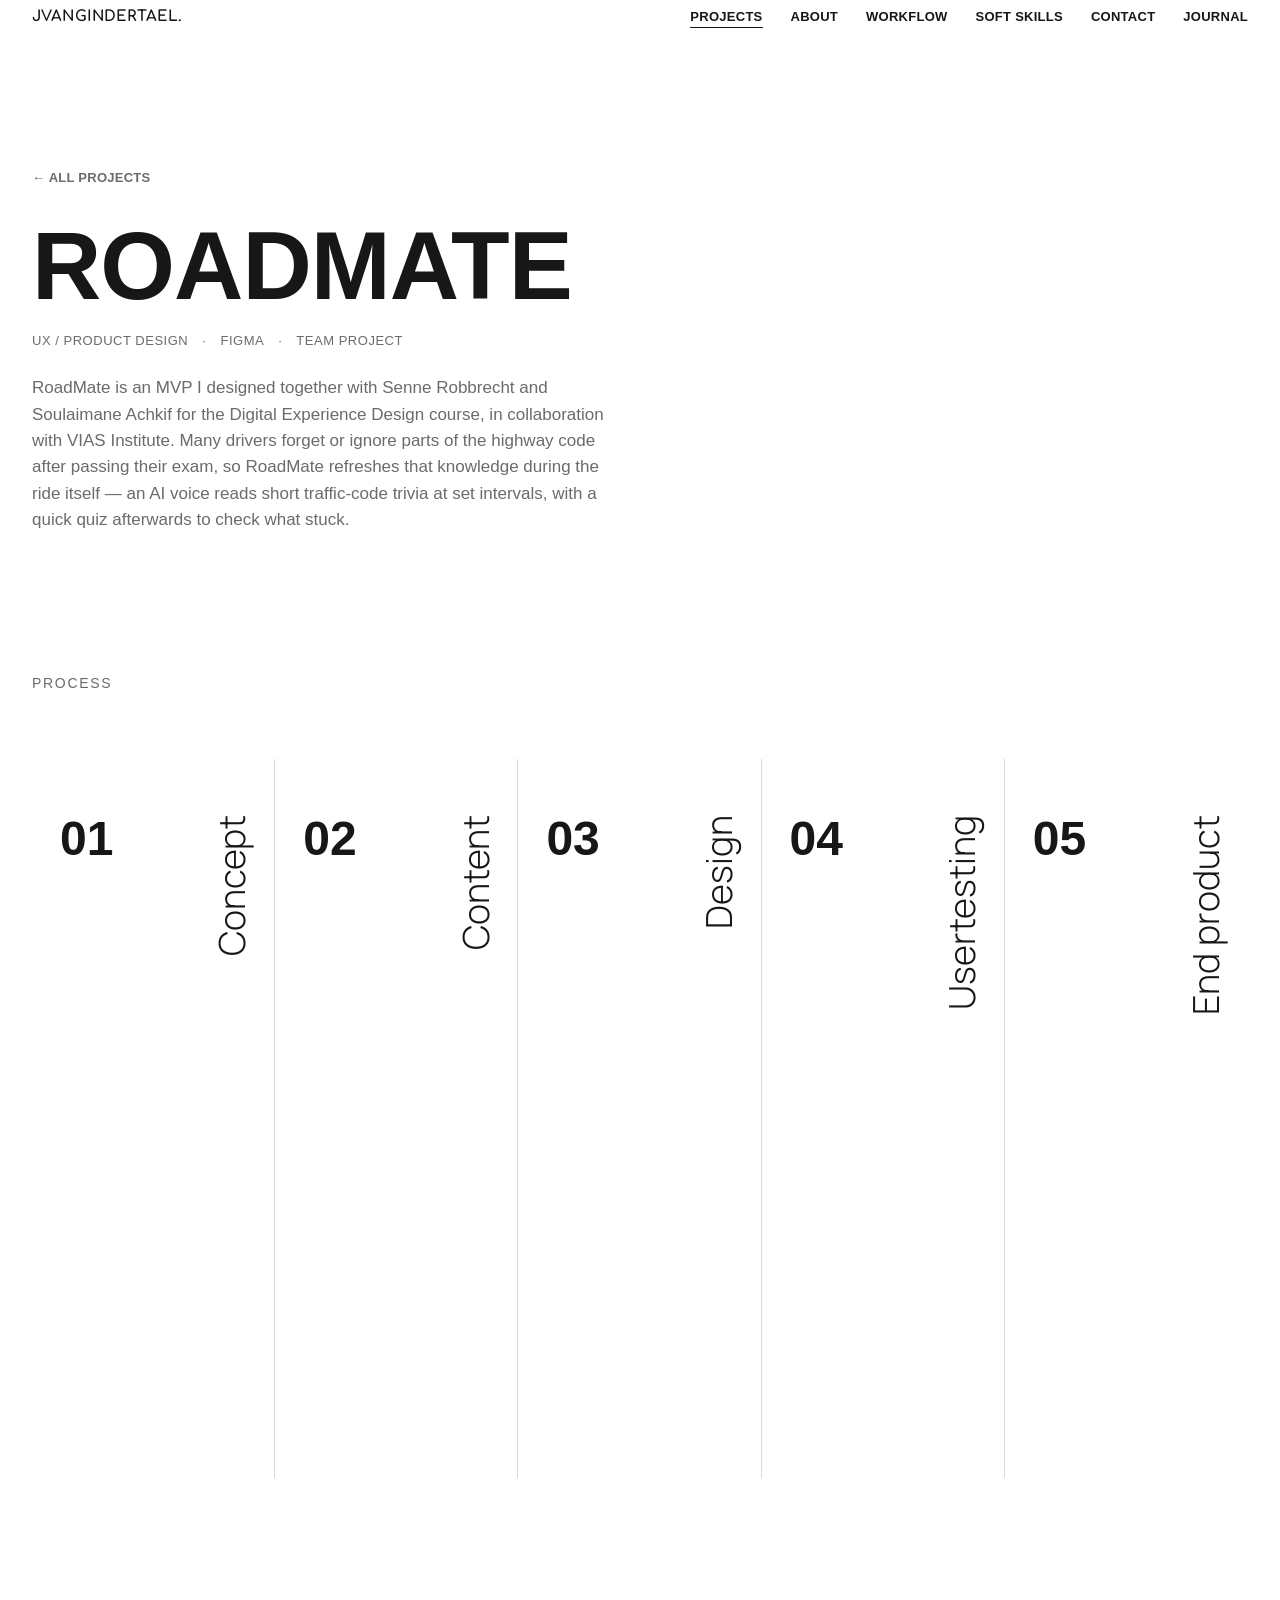
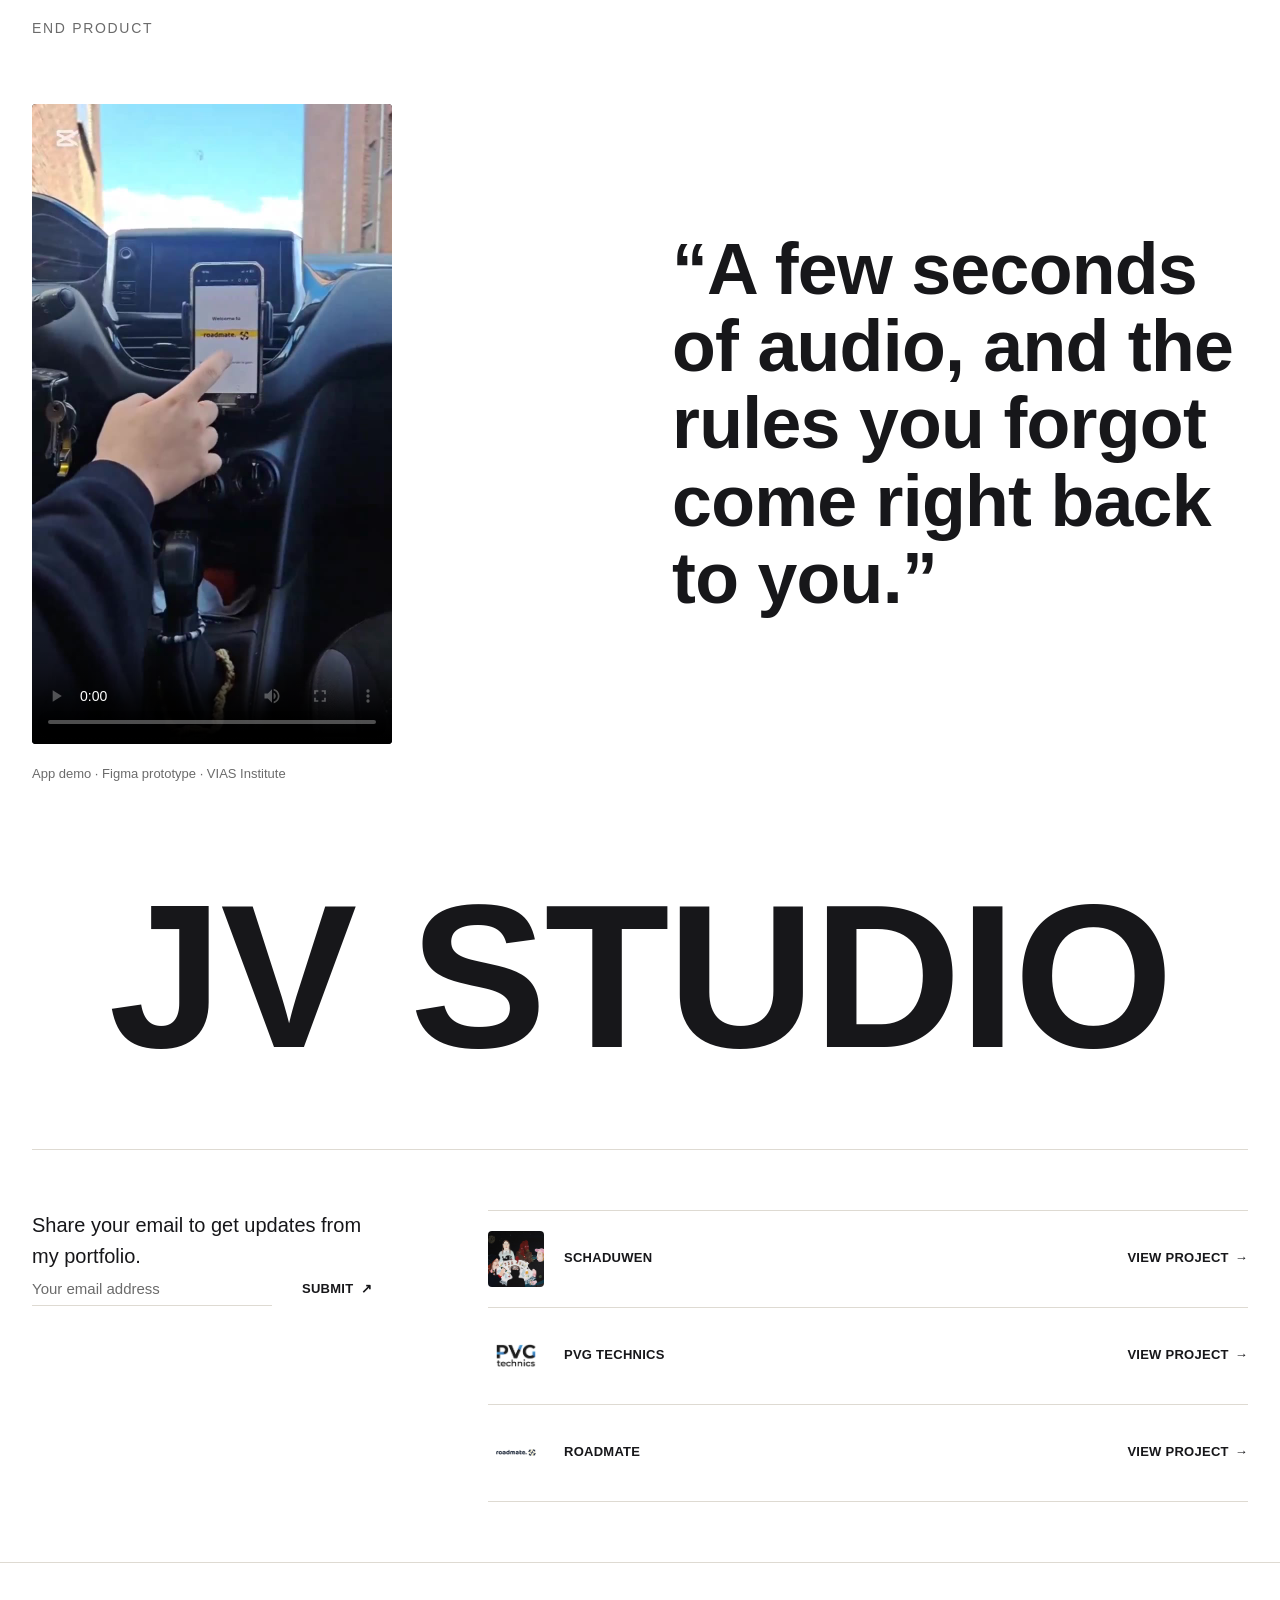
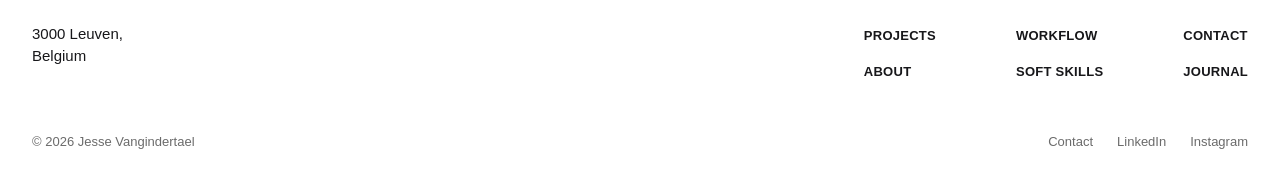
<file: roadmate.html>
<!DOCTYPE html>
<html lang="en">
<head>
<meta charset="UTF-8">
<meta name="viewport" content="width=device-width, initial-scale=1.0">
<!-- Contentsquare tracking tag (heatmaps) -->
<script defer src="https://t.contentsquare.net/uxa/7b117db7269c8.js"></script>
<title>RoadMate — Jesse Vangindertael</title>
<meta name="description" content="RoadMate — a Digital Experience Design MVP built with VIAS Institute, helping drivers refresh the highway code with short audio trivia during a ride.">
<link rel="preconnect" href="https://fonts.googleapis.com">
<link rel="preconnect" href="https://fonts.gstatic.com" crossorigin>
<link href="https://fonts.googleapis.com/css2?family=Comfortaa:wght@700&family=Manrope:wght@300;400;700&display=swap" rel="stylesheet">
<link rel="stylesheet" href="assets/css/style.css?v=3">
<link rel="icon" type="image/svg+xml" href="assets/img/favicon.svg">
</head>
<body>

<header class="site-header">
  <nav class="nav container">
    <a href="index.html" class="nav-logo">JVANGINDERTAEL.</a>
    <button class="nav-toggle" aria-label="Menu" aria-expanded="false">
      <span></span><span></span><span></span>
    </button>
    <ul class="nav-links">
      <li><a href="index.html" aria-current="page">Projects</a></li>
      <li><a href="about.html">About</a></li>
      <li><a href="workflow.html">Workflow</a></li>
      <li><a href="soft-skills.html">Soft skills</a></li>
      <li><a href="contact.html">Contact</a></li>
      <li><a href="journal.html">Journal</a></li>
    </ul>
  </nav>
</header>

<main>
  <section class="container project-detail-hero">
    <a href="index.html" class="project-back">← All projects</a>
    <h1>RoadMate</h1>
    <div class="project-detail-meta">
      <span>UX / Product design</span>
      <span>·</span>
      <span>Figma</span>
      <span>·</span>
      <span>Team project</span>
    </div>
    <p class="project-detail-intro">RoadMate is an MVP I designed together with Senne Robbrecht and Soulaimane Achkif for the Digital Experience Design course, in collaboration with VIAS Institute. Many drivers forget or ignore parts of the highway code after passing their exam, so RoadMate refreshes that knowledge during the ride itself — an AI voice reads short traffic-code trivia at set intervals, with a quick quiz afterwards to check what stuck.</p>
  </section>

  <section class="container process">
    <p class="process-eyebrow">Process</p>
    <div class="process-grid">

      <div class="process-step">
        <span class="process-number">01</span>
        <div class="process-explain"><p>Drivers rarely revisit the highway code after their exam, leading to forgotten rules and avoidable mistakes. RoadMate turns the drive itself into the refresher, with no separate study time needed.</p></div>
        <h3>Concept</h3>
        <div class="process-thumb">
          <img src="assets/img/projects/roadmate-concept.jpg" alt="RoadMate app screens — onboarding, in-ride quiz and the active listening state">
        </div>
      </div>

      <div class="process-step">
        <span class="process-number">02</span>
        <div class="process-explain"><p>We built personas for three driver types and ran a survey among 63 drivers: most preferred short, 5-to-10-second audio updates and felt traffic rules don't get enough attention after their exam.</p></div>
        <h3>Content</h3>
        <div class="process-thumb">
          <img src="assets/img/projects/roadmate-content.jpg" alt="Survey result showing most drivers would welcome short audio updates about the highway code while driving">
        </div>
      </div>

      <div class="process-step">
        <span class="process-number">03</span>
        <div class="process-explain"><p>A crossroads mark in charcoal blue and a sunglow yellow dashed road, paired with Poppins and Work Sans — a brand that reads as confident and easy to scan at a glance while driving.</p></div>
        <h3>Design</h3>
        <div class="process-thumb">
          <img src="assets/img/projects/roadmate-design.jpg" alt="RoadMate brand sheet — logo, Charcoal Blue and Sunglow color palette, Poppins and Work Sans">
        </div>
      </div>

      <div class="process-step">
        <span class="process-number">04</span>
        <div class="process-explain"><p>We tested the MVP live, in the car, with eight students: most recalled the traffic-code trivia correctly afterwards and didn't find the audio distracting while driving.</p></div>
        <h3>Usertesting</h3>
        <div class="process-thumb">
          <img src="assets/img/projects/roadmate-usertesting.jpg" alt="Usertesting photos — students trying RoadMate while driving">
        </div>
      </div>

      <a class="process-step process-step-link" href="#demo">
        <span class="process-number">05</span>
        <div class="process-explain"><p>Mounted on the dashboard and tried out on a real route, RoadMate went from Figma prototype to something you could actually drive with.</p></div>
        <h3>End product</h3>
        <div class="process-thumb">
          <img src="assets/img/projects/roadmate-demo.jpg" alt="RoadMate running on a phone mounted in a car dashboard">
        </div>
      </a>

    </div>
  </section>

  <section class="container video-section" id="demo">
    <p class="process-eyebrow">End product</p>
    <div class="video-split">
      <div class="project-video is-portrait">
        <video controls preload="metadata" poster="assets/img/projects/roadmate-demo-frame.jpg" playsinline>
          <source src="assets/video/roadmate-demo.mp4" type="video/mp4">
          Your browser does not support the video tag.
        </video>
      </div>
      <blockquote class="video-quote">
        <p>&ldquo;A few seconds of audio, and the rules you forgot come right back to you.&rdquo;</p>
      </blockquote>
      <p class="video-caption">App demo · Figma prototype · VIAS Institute</p>
    </div>
  </section>


  <section class="container outro">
    <h2 class="outro-title">JV STUDIO</h2>
  </section>

  <section class="container">
    <div class="subscribe-row">
      <div class="subscribe-col">
        <p class="subscribe-text">Share your email to get updates from my portfolio.</p>
        <form class="subscribe-form">
          <input type="email" placeholder="Your email address" aria-label="Email address" required>
          <button type="submit">Submit <span aria-hidden="true">↗</span></button>
        </form>
      </div>

      <ul class="highlight-list">
        <li>
          <a href="schaduwen.html">
            <div class="highlight-thumb"><img src="assets/img/projects/schaduwen.jpg" alt="Schaduwen"></div>
            <span class="highlight-title">Schaduwen</span>
            <span class="highlight-link">View project <span aria-hidden="true">→</span></span>
          </a>
        </li>
        <li>
          <a href="pvg-technics.html">
            <div class="highlight-thumb is-logo"><img src="assets/img/projects/pvg-logo.jpg" alt="PVG Technics logo"></div>
            <span class="highlight-title">PVG Technics</span>
            <span class="highlight-link">View project <span aria-hidden="true">→</span></span>
          </a>
        </li>
        <li>
          <a href="roadmate.html">
            <div class="highlight-thumb is-logo"><img src="assets/img/projects/roadmate-logo.jpg" alt="RoadMate logo"></div>
            <span class="highlight-title">RoadMate</span>
            <span class="highlight-link">View project <span aria-hidden="true">→</span></span>
          </a>
        </li>
      </ul>
    </div>
  </section>

</main>

<footer class="site-footer container">
  <div class="footer-top">
    <p class="address-block">3000 Leuven,<br>Belgium</p>
    <div class="footer-columns">
      <ul>
        <li><a href="index.html">Projects</a></li>
        <li><a href="about.html">About</a></li>
      </ul>
      <ul>
        <li><a href="workflow.html">Workflow</a></li>
        <li><a href="soft-skills.html">Soft skills</a></li>
      </ul>
      <ul>
        <li><a href="contact.html">Contact</a></li>
        <li><a href="journal.html">Journal</a></li>
      </ul>
    </div>
  </div>
  <div class="footer-row">
    <span>© 2026 Jesse Vangindertael</span>
    <ul class="footer-links">
      <li><a href="contact.html">Contact</a></li>
      <li><a href="#">LinkedIn</a></li>
      <li><a href="#">Instagram</a></li>
    </ul>
  </div>
</footer>

<script src="assets/js/main.js"></script>
</body>
</html>
</file>
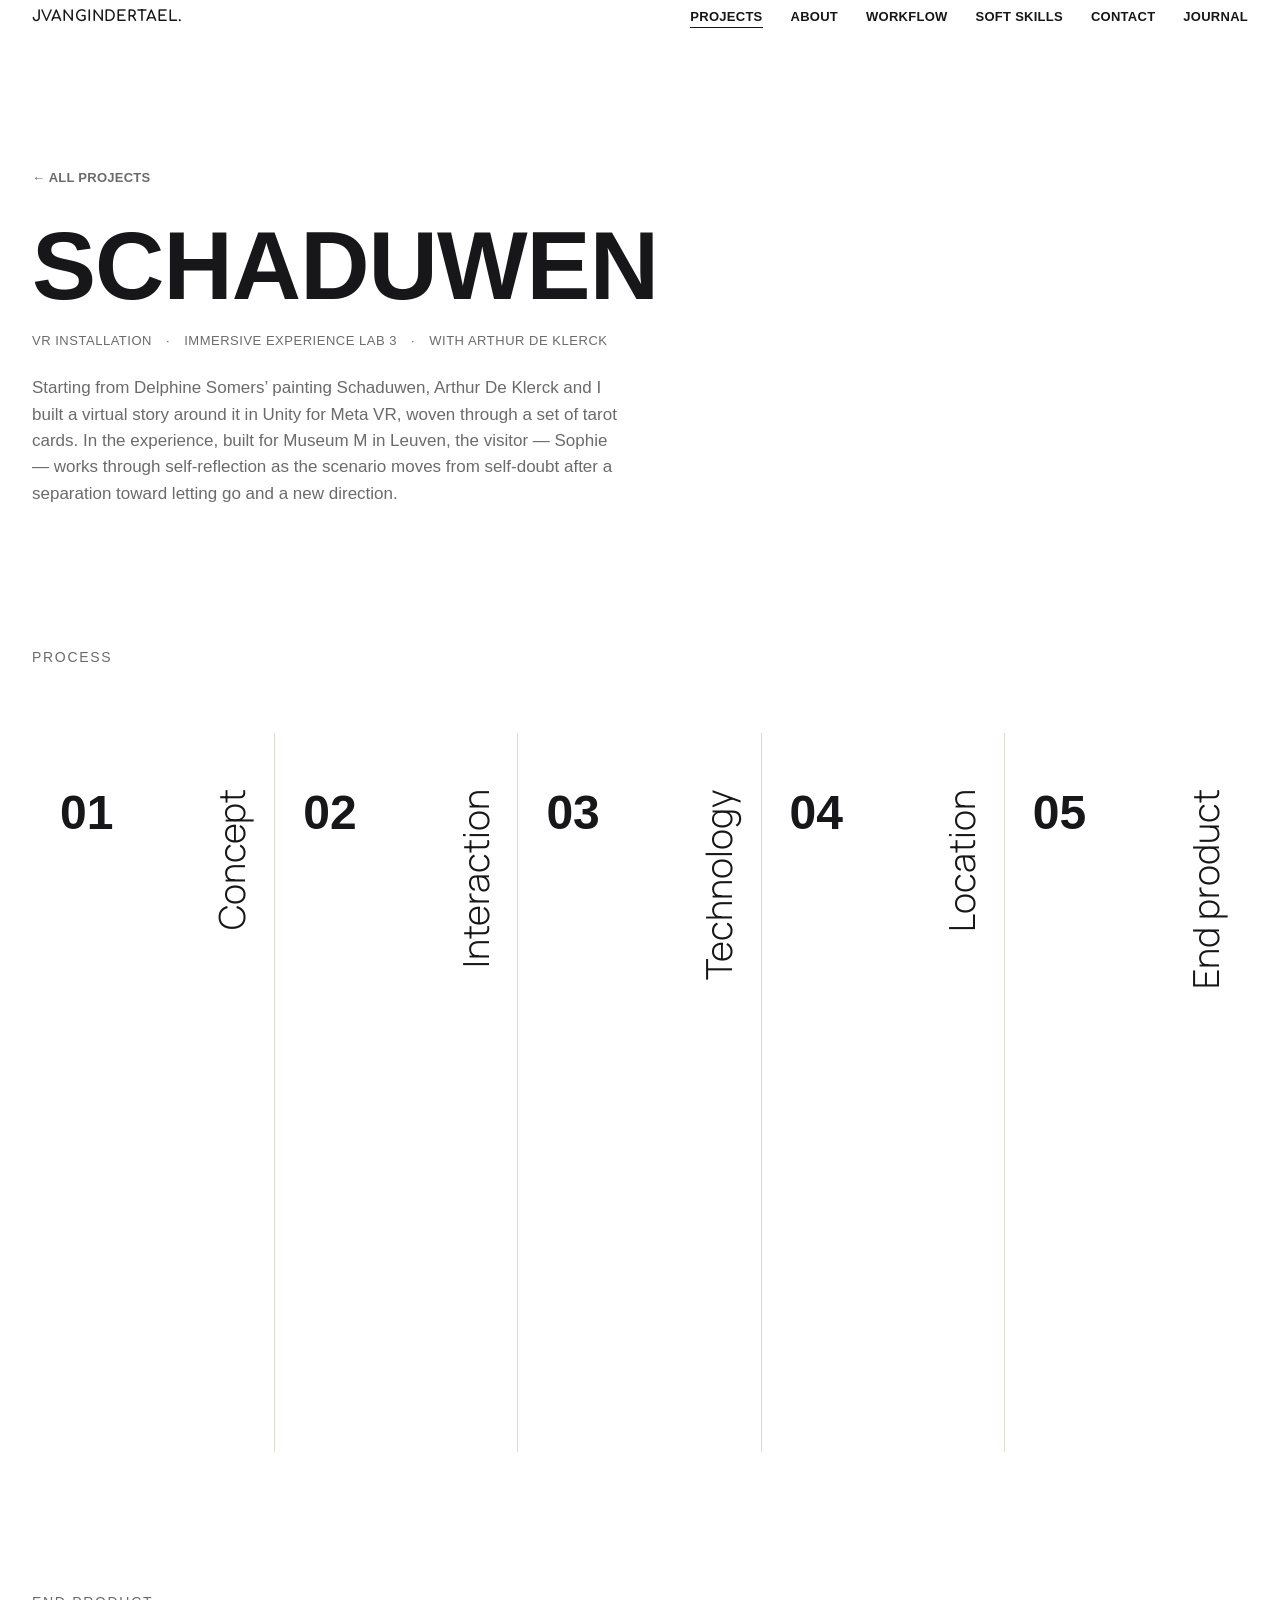
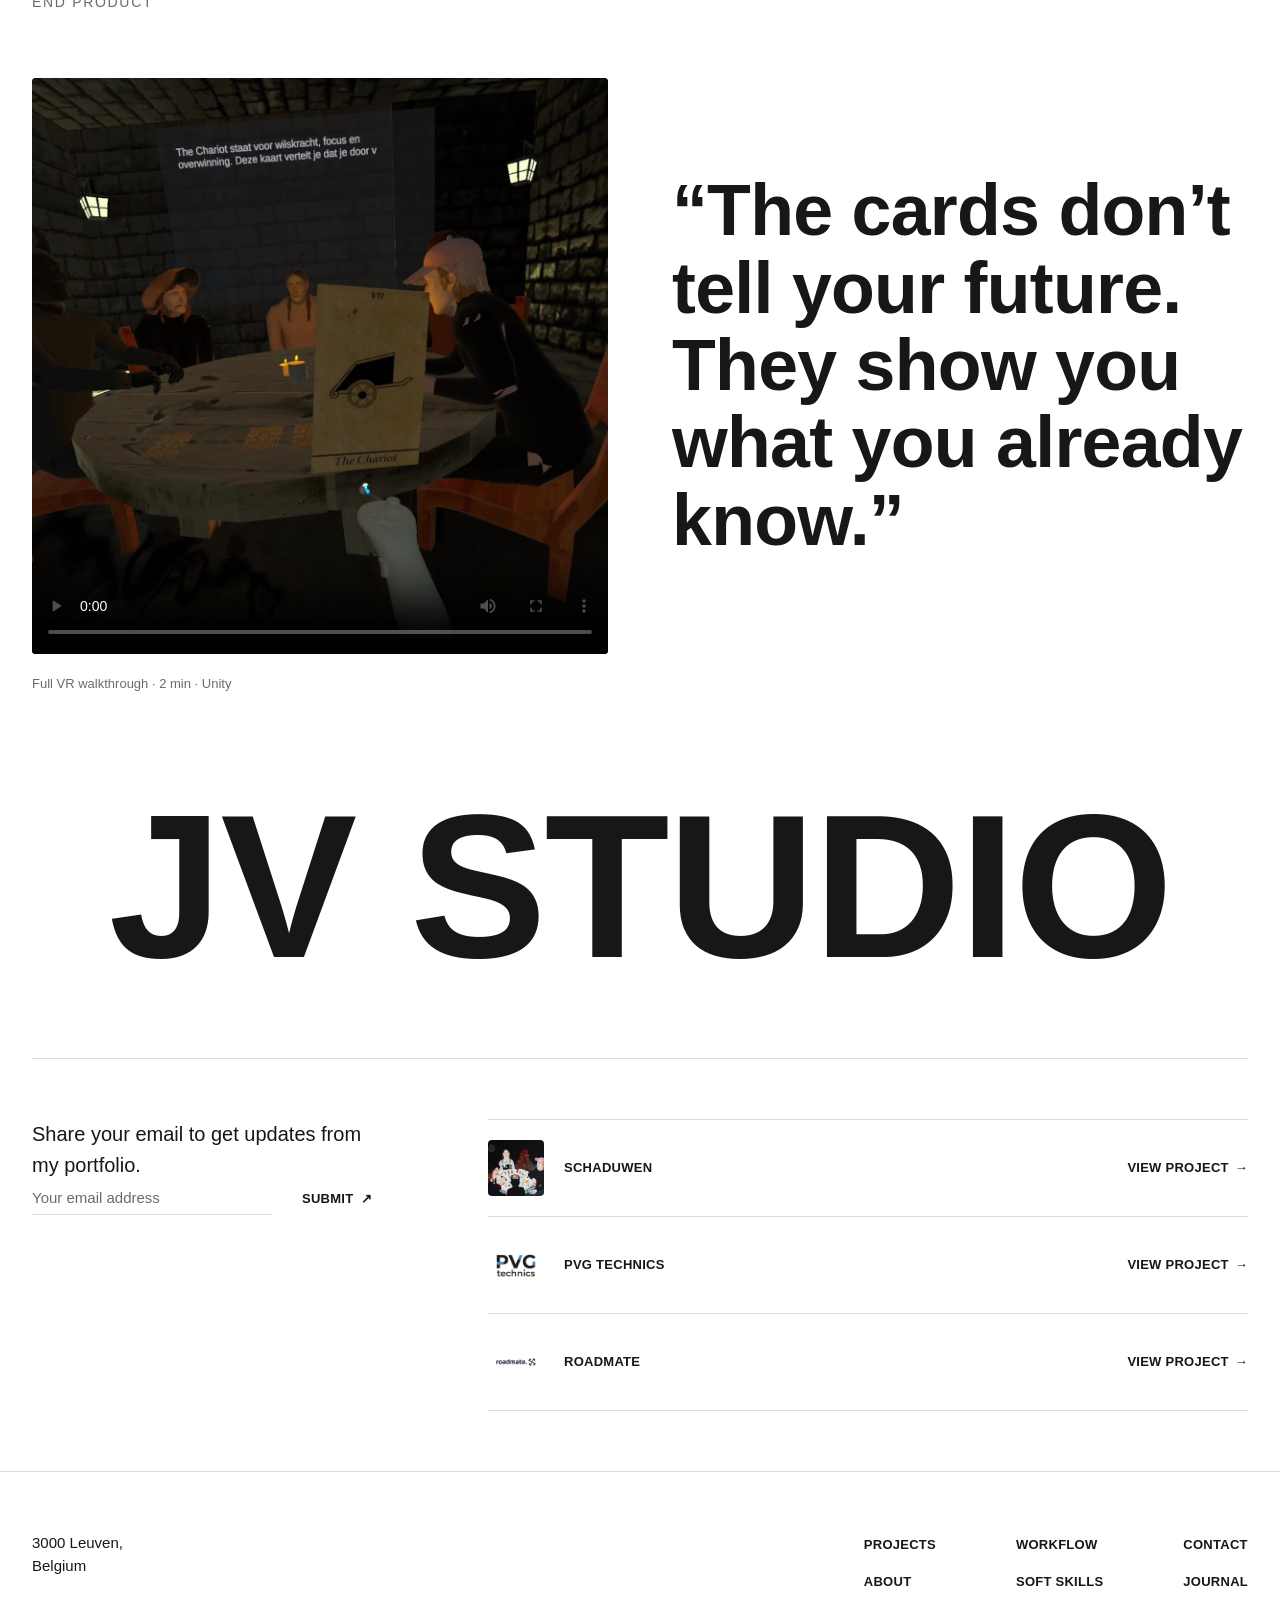
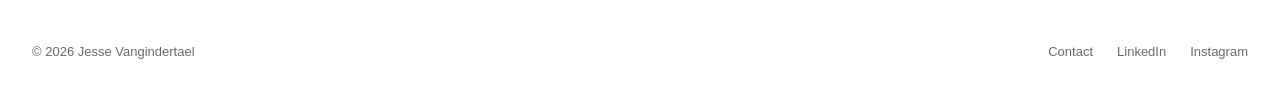
<file: schaduwen.html>
<!DOCTYPE html>
<html lang="en">
<head>
<meta charset="UTF-8">
<meta name="viewport" content="width=device-width, initial-scale=1.0">
<!-- Contentsquare tracking tag (heatmaps) -->
<script defer src="https://t.contentsquare.net/uxa/7b117db7269c8.js"></script>
<title>Schaduwen — Jesse Vangindertael</title>
<meta name="description" content="Schaduwen — a VR installation built for Immersive Experience Lab 3, with Arthur De Klerck.">
<link rel="preconnect" href="https://fonts.googleapis.com">
<link rel="preconnect" href="https://fonts.gstatic.com" crossorigin>
<link href="https://fonts.googleapis.com/css2?family=Comfortaa:wght@700&family=Manrope:wght@300;400&display=swap" rel="stylesheet">
<link rel="stylesheet" href="assets/css/style.css?v=3">
<link rel="icon" type="image/svg+xml" href="assets/img/favicon.svg">
</head>
<body>

<header class="site-header">
  <nav class="nav container">
    <a href="index.html" class="nav-logo">JVANGINDERTAEL.</a>
    <button class="nav-toggle" aria-label="Menu" aria-expanded="false">
      <span></span><span></span><span></span>
    </button>
    <ul class="nav-links">
      <li><a href="index.html" aria-current="page">Projects</a></li>
      <li><a href="about.html">About</a></li>
      <li><a href="workflow.html">Workflow</a></li>
      <li><a href="soft-skills.html">Soft skills</a></li>
      <li><a href="contact.html">Contact</a></li>
      <li><a href="journal.html">Journal</a></li>
    </ul>
  </nav>
</header>

<main>
  <section class="container project-detail-hero">
    <a href="index.html" class="project-back">← All projects</a>
    <h1>Schaduwen</h1>
    <div class="project-detail-meta">
      <span>VR installation</span>
      <span>·</span>
      <span>Immersive Experience Lab 3</span>
      <span>·</span>
      <span>with Arthur De Klerck</span>
    </div>
    <p class="project-detail-intro">Starting from Delphine Somers&rsquo; painting Schaduwen, Arthur De Klerck and I built a virtual story around it in Unity for Meta VR, woven through a set of tarot cards. In the experience, built for Museum M in Leuven, the visitor — Sophie — works through self-reflection as the scenario moves from self-doubt after a separation toward letting go and a new direction.</p>
  </section>

  <section class="container process">
    <p class="process-eyebrow">Process</p>
    <div class="process-grid">

      <div class="process-step">
        <span class="process-number">01</span>
        <div class="process-explain"><p>Shadows as a metaphor for a mysterious, emotional message about self-reflection and personal growth — built as an interactive VR experience rather than a passive film.</p></div>
        <h3>Concept</h3>
        <div class="process-thumb">
          <img src="assets/img/projects/schaduwen.jpg" alt="Painting of four figures reading tarot cards at a table">
        </div>
      </div>

      <div class="process-step">
        <span class="process-number">02</span>
        <div class="process-explain"><p>I designed every tarot card myself. Drawing a card in VR reveals its own explanation, guiding the visitor through what it means for her story.</p></div>
        <h3>Interaction</h3>
        <div class="process-thumb">
          <img src="assets/img/projects/schaduwen-interaction.jpg" alt="The Tower, a self-designed tarot card used in the VR experience">
        </div>
      </div>

      <div class="process-step">
        <span class="process-number">03</span>
        <div class="process-explain"><p>Built in Unity and experienced on a Meta Quest VR headset, with the environment and characters modelled in Blender and Meshy.</p></div>
        <h3>Technology</h3>
        <div class="process-thumb">
          <img src="assets/img/projects/schaduwen-tech.jpg" alt="Meta Quest 3 VR headset and controllers used to experience Schaduwen">
        </div>
      </div>

      <div class="process-step">
        <span class="process-number">04</span>
        <div class="process-explain"><p>Set in Museum M, Leopold Vanderkelenstraat 28, 3000 Leuven — where modern architecture meets a historic facade, just like the contrast between light and shadow in the installation.</p></div>
        <h3>Location</h3>
        <div class="process-thumb">
          <img src="assets/img/projects/schaduwen-museum.jpg" alt="Courtyard of Museum M in Leuven, combining modern and historic architecture">
        </div>
      </div>

      <a class="process-step process-step-link" href="#demo">
        <span class="process-number">05</span>
        <div class="process-explain"><p>The project is meant to give an interactive way of looking at a painting — in this case, tarot cards paired with the painting Schaduwen.</p></div>
        <h3>End product</h3>
        <div class="process-thumb">
          <img src="assets/img/projects/schaduwen-demo-frame.jpg" alt="Screen capture of the VR demo showing a revealed tarot card">
        </div>
      </a>

    </div>
  </section>

  <section class="container video-section" id="demo">
    <p class="process-eyebrow">End product</p>
    <div class="video-split">
      <div class="project-video">
        <video controls preload="metadata" poster="assets/img/projects/schaduwen-demo-frame.jpg" playsinline>
          <source src="assets/video/schaduwen-demo.mp4" type="video/mp4">
          Your browser does not support the video tag.
        </video>
      </div>
      <blockquote class="video-quote">
        <p>&ldquo;The cards don&rsquo;t tell your future. They show you what you already know.&rdquo;</p>
      </blockquote>
      <p class="video-caption">Full VR walkthrough · 2 min · Unity</p>
    </div>
  </section>


  <section class="container outro">
    <h2 class="outro-title">JV STUDIO</h2>
  </section>

  <section class="container">
    <div class="subscribe-row">
      <div class="subscribe-col">
        <p class="subscribe-text">Share your email to get updates from my portfolio.</p>
        <form class="subscribe-form">
          <input type="email" placeholder="Your email address" aria-label="Email address" required>
          <button type="submit">Submit <span aria-hidden="true">↗</span></button>
        </form>
      </div>

      <ul class="highlight-list">
        <li>
          <a href="schaduwen.html">
            <div class="highlight-thumb"><img src="assets/img/projects/schaduwen.jpg" alt="Schaduwen"></div>
            <span class="highlight-title">Schaduwen</span>
            <span class="highlight-link">View project <span aria-hidden="true">→</span></span>
          </a>
        </li>
        <li>
          <a href="pvg-technics.html">
            <div class="highlight-thumb is-logo"><img src="assets/img/projects/pvg-logo.jpg" alt="PVG Technics logo"></div>
            <span class="highlight-title">PVG Technics</span>
            <span class="highlight-link">View project <span aria-hidden="true">→</span></span>
          </a>
        </li>
        <li>
          <a href="roadmate.html">
            <div class="highlight-thumb is-logo"><img src="assets/img/projects/roadmate-logo.jpg" alt="RoadMate logo"></div>
            <span class="highlight-title">RoadMate</span>
            <span class="highlight-link">View project <span aria-hidden="true">→</span></span>
          </a>
        </li>
      </ul>
    </div>
  </section>

</main>

<footer class="site-footer container">
  <div class="footer-top">
    <p class="address-block">3000 Leuven,<br>Belgium</p>
    <div class="footer-columns">
      <ul>
        <li><a href="index.html">Projects</a></li>
        <li><a href="about.html">About</a></li>
      </ul>
      <ul>
        <li><a href="workflow.html">Workflow</a></li>
        <li><a href="soft-skills.html">Soft skills</a></li>
      </ul>
      <ul>
        <li><a href="contact.html">Contact</a></li>
        <li><a href="journal.html">Journal</a></li>
      </ul>
    </div>
  </div>
  <div class="footer-row">
    <span>© 2026 Jesse Vangindertael</span>
    <ul class="footer-links">
      <li><a href="contact.html">Contact</a></li>
      <li><a href="#">LinkedIn</a></li>
      <li><a href="#">Instagram</a></li>
    </ul>
  </div>
</footer>

<script src="assets/js/main.js"></script>
</body>
</html>
</file>
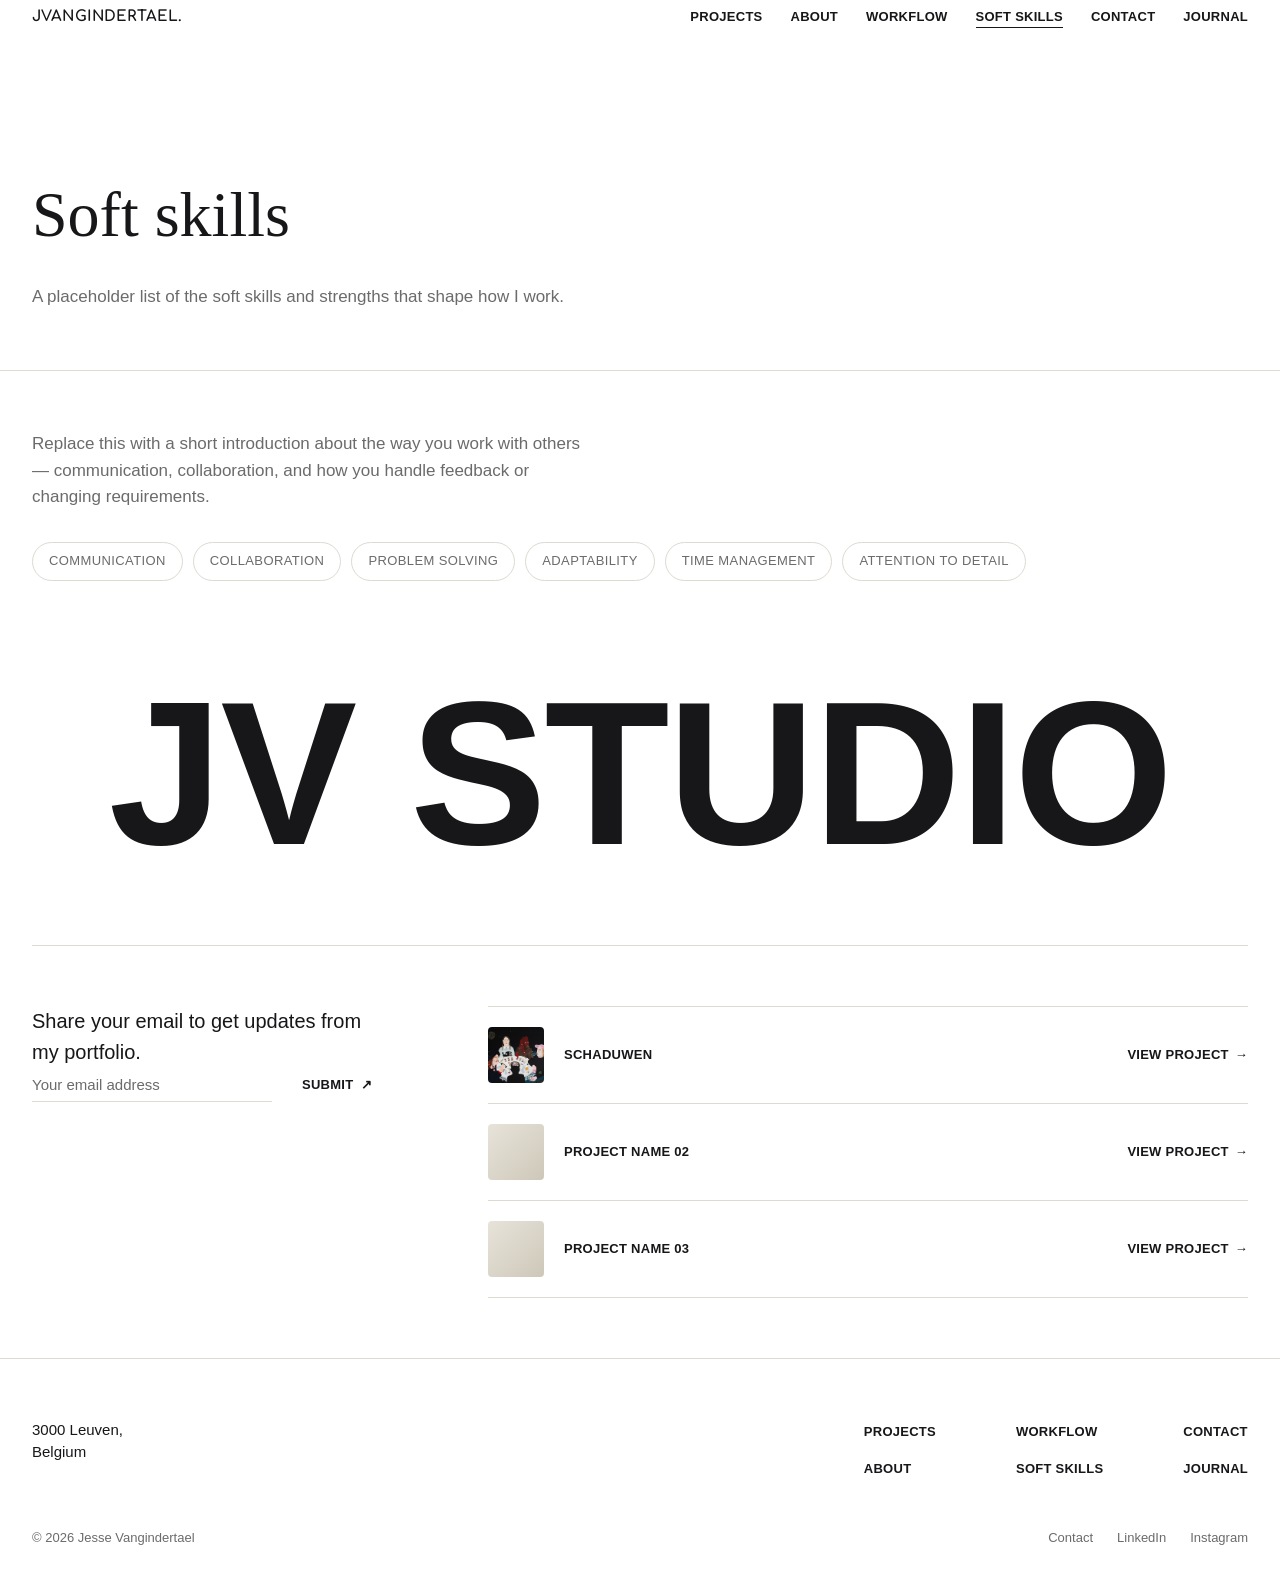
<file: soft-skills.html>
<!DOCTYPE html>
<html lang="en">
<head>
<meta charset="UTF-8">
<meta name="viewport" content="width=device-width, initial-scale=1.0">
<!-- Contentsquare tracking tag (heatmaps) -->
<script defer src="https://t.contentsquare.net/uxa/7b117db7269c8.js"></script>
<title>Soft skills — Jesse Vangindertael</title>
<meta name="description" content="Soft skills and strengths — Jesse Vangindertael.">
<link rel="preconnect" href="https://fonts.googleapis.com">
<link rel="preconnect" href="https://fonts.gstatic.com" crossorigin>
<link href="https://fonts.googleapis.com/css2?family=Comfortaa:wght@700&display=swap" rel="stylesheet">
<link rel="stylesheet" href="assets/css/style.css?v=3">
<link rel="icon" type="image/svg+xml" href="assets/img/favicon.svg">
</head>
<body>

<header class="site-header">
  <nav class="nav container">
    <a href="index.html" class="nav-logo">JVANGINDERTAEL.</a>
    <button class="nav-toggle" aria-label="Menu" aria-expanded="false">
      <span></span><span></span><span></span>
    </button>
    <ul class="nav-links">
      <li><a href="index.html">Projects</a></li>
      <li><a href="about.html">About</a></li>
      <li><a href="workflow.html">Workflow</a></li>
      <li><a href="soft-skills.html" aria-current="page">Soft skills</a></li>
      <li><a href="contact.html">Contact</a></li>
      <li><a href="journal.html">Journal</a></li>
    </ul>
  </nav>
</header>

<main>
  <section class="page-hero container">
    <h1>Soft skills</h1>
    <p class="page-intro">A placeholder list of the soft skills and strengths that shape how I work.</p>
  </section>

  <section class="container page-body">
    <p>Replace this with a short introduction about the way you work with others — communication, collaboration, and how you handle feedback or changing requirements.</p>
    <ul class="tag-list">
      <li>Communication</li>
      <li>Collaboration</li>
      <li>Problem solving</li>
      <li>Adaptability</li>
      <li>Time management</li>
      <li>Attention to detail</li>
    </ul>
  </section>

  <section class="container outro">
    <h2 class="outro-title">JV STUDIO</h2>
  </section>

  <section class="container">
    <div class="subscribe-row">
      <div class="subscribe-col">
        <p class="subscribe-text">Share your email to get updates from my portfolio.</p>
        <form class="subscribe-form">
          <input type="email" placeholder="Your email address" aria-label="Email address" required>
          <button type="submit">Submit <span aria-hidden="true">↗</span></button>
        </form>
      </div>

      <ul class="highlight-list">
        <li>
          <a href="schaduwen.html">
            <div class="highlight-thumb"><img src="assets/img/projects/schaduwen.jpg" alt="Schaduwen"></div>
            <span class="highlight-title">Schaduwen</span>
            <span class="highlight-link">View project <span aria-hidden="true">→</span></span>
          </a>
        </li>
        <li>
          <a href="#">
            <div class="highlight-thumb"></div>
            <span class="highlight-title">Project name 02</span>
            <span class="highlight-link">View project <span aria-hidden="true">→</span></span>
          </a>
        </li>
        <li>
          <a href="#">
            <div class="highlight-thumb"></div>
            <span class="highlight-title">Project name 03</span>
            <span class="highlight-link">View project <span aria-hidden="true">→</span></span>
          </a>
        </li>
      </ul>
    </div>
  </section>

</main>

<footer class="site-footer container">
  <div class="footer-top">
    <p class="address-block">3000 Leuven,<br>Belgium</p>
    <div class="footer-columns">
      <ul>
        <li><a href="index.html">Projects</a></li>
        <li><a href="about.html">About</a></li>
      </ul>
      <ul>
        <li><a href="workflow.html">Workflow</a></li>
        <li><a href="soft-skills.html">Soft skills</a></li>
      </ul>
      <ul>
        <li><a href="contact.html">Contact</a></li>
        <li><a href="journal.html">Journal</a></li>
      </ul>
    </div>
  </div>
  <div class="footer-row">
    <span>© 2026 Jesse Vangindertael</span>
    <ul class="footer-links">
      <li><a href="contact.html">Contact</a></li>
      <li><a href="#">LinkedIn</a></li>
      <li><a href="#">Instagram</a></li>
    </ul>
  </div>
</footer>

<script src="assets/js/main.js"></script>
</body>
</html>
</file>
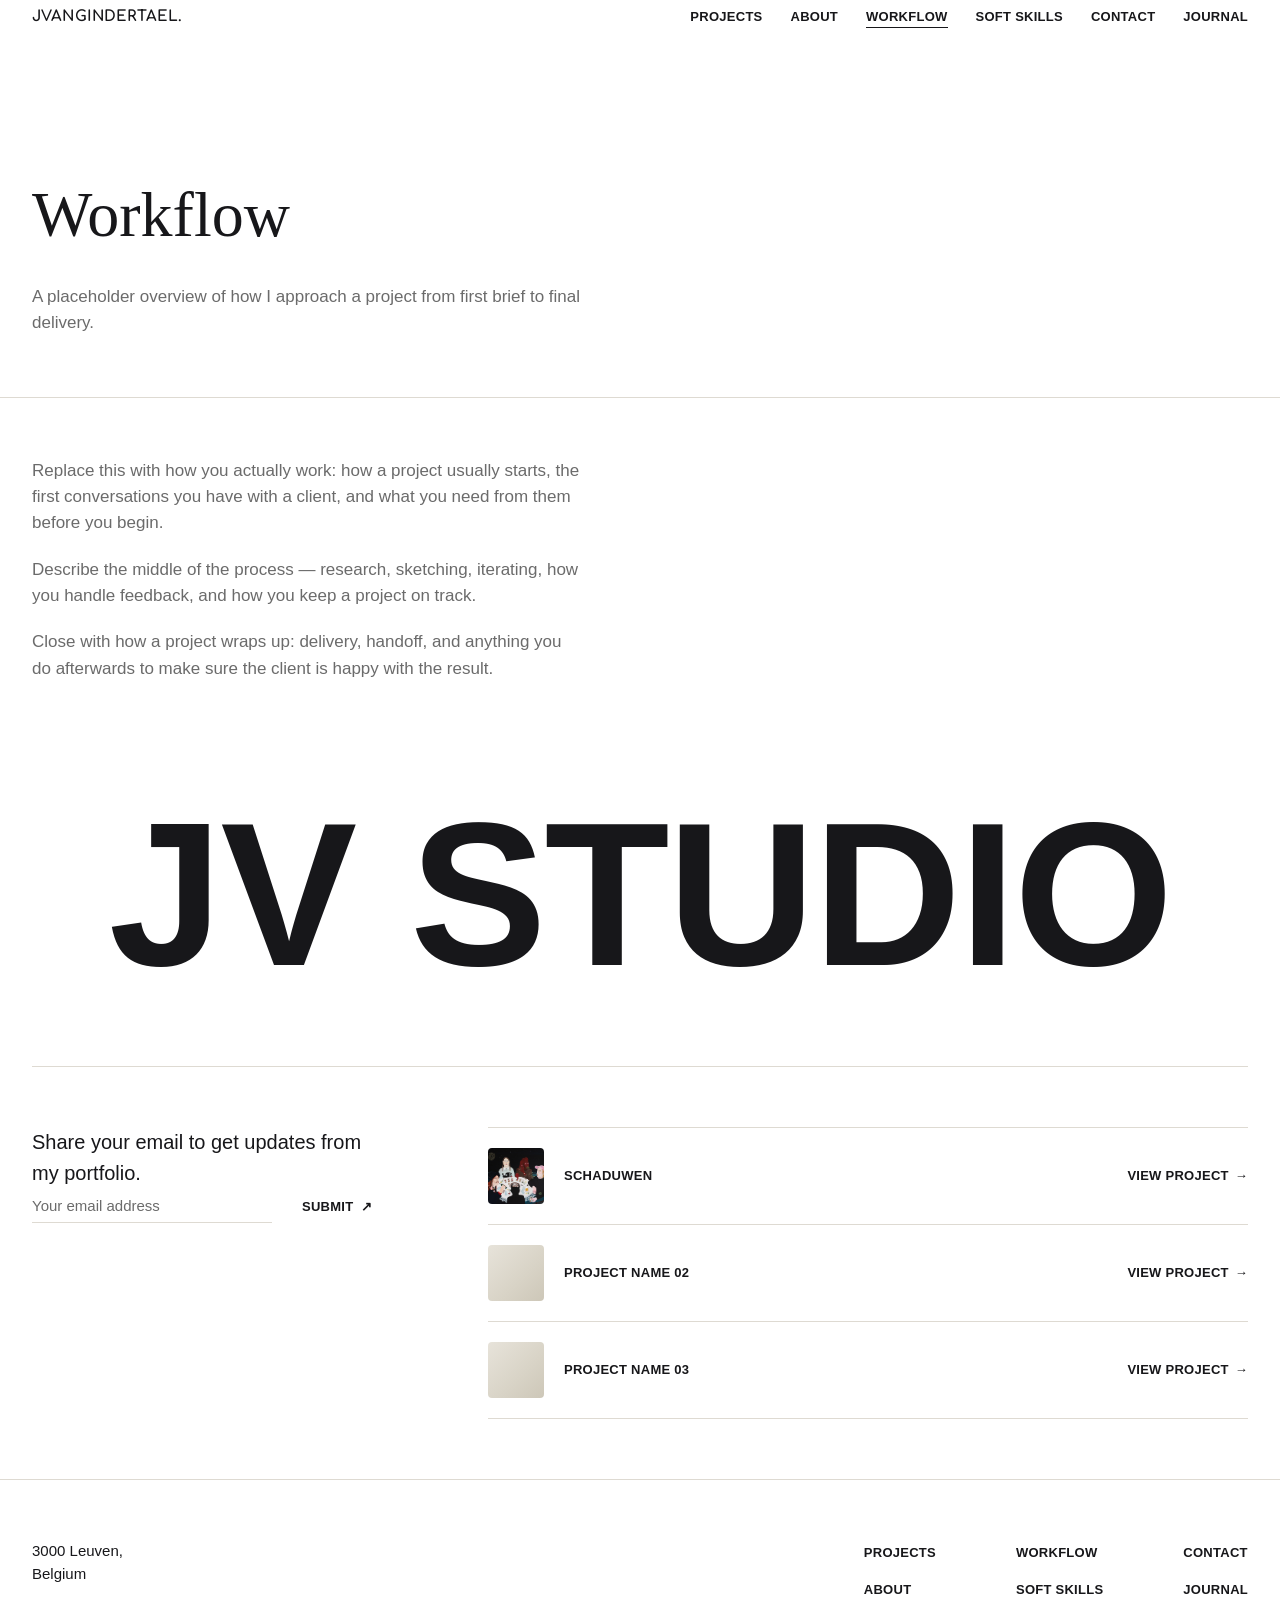
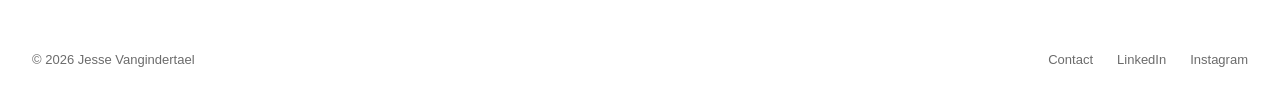
<file: workflow.html>
<!DOCTYPE html>
<html lang="en">
<head>
<meta charset="UTF-8">
<meta name="viewport" content="width=device-width, initial-scale=1.0">
<!-- Contentsquare tracking tag (heatmaps) -->
<script defer src="https://t.contentsquare.net/uxa/7b117db7269c8.js"></script>
<title>Workflow — Jesse Vangindertael</title>
<meta name="description" content="How Jesse Vangindertael approaches a project, from brief to delivery.">
<link rel="preconnect" href="https://fonts.googleapis.com">
<link rel="preconnect" href="https://fonts.gstatic.com" crossorigin>
<link href="https://fonts.googleapis.com/css2?family=Comfortaa:wght@700&display=swap" rel="stylesheet">
<link rel="stylesheet" href="assets/css/style.css?v=3">
<link rel="icon" type="image/svg+xml" href="assets/img/favicon.svg">
</head>
<body>

<header class="site-header">
  <nav class="nav container">
    <a href="index.html" class="nav-logo">JVANGINDERTAEL.</a>
    <button class="nav-toggle" aria-label="Menu" aria-expanded="false">
      <span></span><span></span><span></span>
    </button>
    <ul class="nav-links">
      <li><a href="index.html">Projects</a></li>
      <li><a href="about.html">About</a></li>
      <li><a href="workflow.html" aria-current="page">Workflow</a></li>
      <li><a href="soft-skills.html">Soft skills</a></li>
      <li><a href="contact.html">Contact</a></li>
      <li><a href="journal.html">Journal</a></li>
    </ul>
  </nav>
</header>

<main>
  <section class="page-hero container">
    <h1>Workflow</h1>
    <p class="page-intro">A placeholder overview of how I approach a project from first brief to final delivery.</p>
  </section>

  <section class="container page-body">
    <p>Replace this with how you actually work: how a project usually starts, the first conversations you have with a client, and what you need from them before you begin.</p>
    <p>Describe the middle of the process — research, sketching, iterating, how you handle feedback, and how you keep a project on track.</p>
    <p>Close with how a project wraps up: delivery, handoff, and anything you do afterwards to make sure the client is happy with the result.</p>
  </section>

  <section class="container outro">
    <h2 class="outro-title">JV STUDIO</h2>
  </section>

  <section class="container">
    <div class="subscribe-row">
      <div class="subscribe-col">
        <p class="subscribe-text">Share your email to get updates from my portfolio.</p>
        <form class="subscribe-form">
          <input type="email" placeholder="Your email address" aria-label="Email address" required>
          <button type="submit">Submit <span aria-hidden="true">↗</span></button>
        </form>
      </div>

      <ul class="highlight-list">
        <li>
          <a href="schaduwen.html">
            <div class="highlight-thumb"><img src="assets/img/projects/schaduwen.jpg" alt="Schaduwen"></div>
            <span class="highlight-title">Schaduwen</span>
            <span class="highlight-link">View project <span aria-hidden="true">→</span></span>
          </a>
        </li>
        <li>
          <a href="#">
            <div class="highlight-thumb"></div>
            <span class="highlight-title">Project name 02</span>
            <span class="highlight-link">View project <span aria-hidden="true">→</span></span>
          </a>
        </li>
        <li>
          <a href="#">
            <div class="highlight-thumb"></div>
            <span class="highlight-title">Project name 03</span>
            <span class="highlight-link">View project <span aria-hidden="true">→</span></span>
          </a>
        </li>
      </ul>
    </div>
  </section>

</main>

<footer class="site-footer container">
  <div class="footer-top">
    <p class="address-block">3000 Leuven,<br>Belgium</p>
    <div class="footer-columns">
      <ul>
        <li><a href="index.html">Projects</a></li>
        <li><a href="about.html">About</a></li>
      </ul>
      <ul>
        <li><a href="workflow.html">Workflow</a></li>
        <li><a href="soft-skills.html">Soft skills</a></li>
      </ul>
      <ul>
        <li><a href="contact.html">Contact</a></li>
        <li><a href="journal.html">Journal</a></li>
      </ul>
    </div>
  </div>
  <div class="footer-row">
    <span>© 2026 Jesse Vangindertael</span>
    <ul class="footer-links">
      <li><a href="contact.html">Contact</a></li>
      <li><a href="#">LinkedIn</a></li>
      <li><a href="#">Instagram</a></li>
    </ul>
  </div>
</footer>

<script src="assets/js/main.js"></script>
</body>
</html>
</file>
<file: assets/css/style.css>
/* ============================================
   Jesse Vangindertael — Portfolio
   Editorial, minimal design system
   ============================================ */

:root {
  --bg: #ffffff;
  --bg-alt: #efece6;
  --fg: #17171a;
  --muted: #6b6b6b;
  --line: #dedad2;
  --accent: #c1502e;
  --container: 1400px;
  --gap: 24px;
  --serif: Georgia, 'Iowan Old Style', 'Palatino Linotype', 'Times New Roman', serif;
  --sans: -apple-system, BlinkMacSystemFont, 'Segoe UI', Roboto, Helvetica, Arial, sans-serif;
}

* { box-sizing: border-box; }

html { scroll-behavior: smooth; }

body {
  margin: 0;
  background: var(--bg);
  color: var(--fg);
  font-family: var(--sans);
  font-size: 16px;
  line-height: 1.55;
  -webkit-font-smoothing: antialiased;
}

img { max-width: 100%; display: block; }

a {
  color: inherit;
  text-decoration: none;
}

.container {
  max-width: var(--container);
  margin: 0 auto;
  padding: 0 32px;
}

/* ---------- Nav ---------- */

.site-header {
  position: sticky;
  top: 0;
  z-index: 50;
  background: rgba(255, 255, 255, 0.86);
  backdrop-filter: blur(8px);
}

.nav {
  display: flex;
  align-items: center;
  justify-content: space-between;
  padding-top: 4px;
  padding-bottom: 16px;
}

.nav-logo {
  font-family: 'Comfortaa', var(--sans);
  font-weight: 700;
  font-size: 15px;
  letter-spacing: 0.01em;
}

.nav-links {
  display: flex;
  gap: 28px;
  list-style: none;
  margin: 0;
  padding: 0;
}

.nav-links a {
  font-family: var(--sans);
  font-weight: 700;
  font-size: 13px;
  letter-spacing: 0.02em;
  text-transform: uppercase;
  position: relative;
  padding-bottom: 4px;
}

.nav-links a::after {
  content: '';
  position: absolute;
  left: 0;
  bottom: 0;
  width: 0;
  height: 1px;
  background: var(--fg);
  transition: width 0.25s ease;
}

.nav-links a:hover::after,
.nav-links a[aria-current="page"]::after {
  width: 100%;
}

.nav-toggle {
  display: none;
  background: none;
  border: none;
  cursor: pointer;
  padding: 8px;
}

.nav-toggle span {
  display: block;
  width: 22px;
  height: 1px;
  background: var(--fg);
  margin: 5px 0;
  transition: transform 0.25s ease, opacity 0.25s ease;
}

/* ---------- Hero ---------- */

.hero {
  padding-top: 120px;
  padding-bottom: 80px;
}

.hero-eyebrow {
  font-size: 13px;
  letter-spacing: 0.12em;
  text-transform: uppercase;
  color: var(--muted);
  margin: 0 0 20px;
}

.hero-row {
  display: flex;
  justify-content: space-between;
  align-items: flex-start;
  gap: 40px;
}

.hero h1 {
  font-family: var(--sans);
  font-weight: 700;
  font-size: clamp(48px, 9vw, 100px);
  line-height: 0.95;
  letter-spacing: -0.01em;
  text-transform: uppercase;
  margin: 0;
}

.hero-side-text {
  font-size: 15px;
  color: var(--muted);
  max-width: 28ch;
  text-align: right;
  margin: 10px 0 0;
  flex-shrink: 0;
}

/* ---------- Outro wordmark ---------- */

.outro {
  padding-bottom: 80px;
  text-align: center;
}

.outro-title {
  font-family: var(--sans);
  font-weight: 700;
  font-size: clamp(64px, 16vw, 230px);
  line-height: 0.9;
  letter-spacing: -0.01em;
  text-transform: uppercase;
  margin: 0;
  white-space: nowrap;
}

/* ---------- Section headings ---------- */

.section-head {
  display: flex;
  align-items: flex-end;
  justify-content: space-between;
  border-top: 1px solid var(--line);
  padding-top: 28px;
  margin: 0 0 48px;
}

.items-count {
  font-family: var(--sans);
  font-size: 14px;
  letter-spacing: 0.04em;
  text-transform: uppercase;
  color: var(--muted);
  margin: 0;
}

.items-count strong {
  color: var(--fg);
  font-weight: 700;
}

/* ---------- Project grid ---------- */

.project-grid {
  display: grid;
  grid-template-columns: repeat(2, 1fr);
  gap: 56px 12px;
  padding-bottom: 100px;
}

.project-card { display: block; }

.project-thumb {
  position: relative;
  aspect-ratio: 4 / 3;
  border-radius: 20px;
  overflow: hidden;
  background: linear-gradient(135deg, #e7e3da 0%, #d8d3c6 60%, #cdc7b8 100%);
  margin-bottom: 20px;
}

.project-thumb::after {
  content: attr(data-label);
  position: absolute;
  inset: 0;
  display: flex;
  align-items: center;
  justify-content: center;
  font-family: var(--serif);
  font-size: 14px;
  letter-spacing: 0.04em;
  color: rgba(23, 23, 26, 0.35);
  text-transform: uppercase;
  transition: opacity 0.3s ease;
}

.project-card:hover .project-thumb::after {
  opacity: 0;
}

.project-thumb::before {
  content: '';
  position: absolute;
  inset: 0;
  background: rgba(0, 0, 0, 0.6);
  transition: background 0.4s ease;
  z-index: 1;
  pointer-events: none;
}

.project-card:hover .project-thumb::before {
  background: rgba(255, 255, 255, 0.85);
}

.project-thumb img {
  width: 100%;
  height: 100%;
  object-fit: cover;
  filter: grayscale(0) blur(0px);
  transform: scale(1);
  transition: filter 0.5s ease, transform 0.6s ease;
}

.project-thumb.is-logo {
  background: #fff;
}

.project-thumb.is-logo img {
  box-sizing: border-box;
  object-fit: contain;
  padding: 28px;
}

.highlight-thumb.is-logo {
  background: #fff;
}

.highlight-thumb.is-logo img {
  box-sizing: border-box;
  object-fit: contain;
  padding: 8px;
}

.project-card:hover .project-thumb img {
  filter: grayscale(1) blur(6px);
  transform: scale(1.08);
}

.project-view {
  position: absolute;
  top: 50%;
  left: 50%;
  transform: translate(-50%, -50%);
  width: 76px;
  height: 76px;
  border-radius: 50%;
  background: #000;
  color: #fff;
  display: flex;
  align-items: center;
  justify-content: center;
  font-family: var(--sans);
  font-size: 13px;
  font-weight: 400;
  letter-spacing: 0.06em;
  text-transform: uppercase;
  opacity: 0;
  transition: opacity 0.3s ease;
  pointer-events: none;
  z-index: 2;
}

.project-card:hover .project-view {
  opacity: 1;
}

.project-meta {
  display: flex;
  gap: 14px;
  font-size: 13px;
  letter-spacing: 0.04em;
  text-transform: uppercase;
  color: var(--muted);
  margin-bottom: 10px;
}

.project-card h3 {
  font-family: 'Manrope', var(--sans);
  font-weight: 700;
  font-size: 24px;
  text-transform: uppercase;
  letter-spacing: 0.01em;
  margin: 0 0 10px;
}

.project-link {
  font-size: 14px;
  display: inline-flex;
  align-items: center;
  gap: 6px;
  border-bottom: 1px solid var(--fg);
  padding-bottom: 2px;
}

.project-link::after {
  content: '→';
  transition: transform 0.2s ease;
}

.project-card:hover .project-link::after { transform: translateX(4px); }

/* ---------- Buttons ---------- */

.btn {
  display: inline-flex;
  align-items: center;
  gap: 10px;
  font-size: 14px;
  letter-spacing: 0.03em;
  text-transform: uppercase;
  padding: 16px 28px;
  border: 1px solid var(--fg);
  border-radius: 999px;
  transition: background 0.2s ease, color 0.2s ease;
}

.btn:hover {
  background: var(--fg);
  color: var(--bg);
}

/* ---------- About page ---------- */

.about-grid {
  display: grid;
  grid-template-columns: 0.8fr 1.2fr;
  gap: 64px;
  padding: 80px 0 100px;
  align-items: start;
}

.about-photo {
  aspect-ratio: 3 / 4;
  border-radius: 4px;
  background: linear-gradient(160deg, #e7e3da 0%, #cdc7b8 100%);
  position: relative;
}

.about-photo::after {
  content: 'Portrait';
  position: absolute;
  inset: 0;
  display: flex;
  align-items: center;
  justify-content: center;
  font-family: var(--serif);
  color: rgba(23, 23, 26, 0.35);
  text-transform: uppercase;
  font-size: 14px;
  letter-spacing: 0.04em;
}

.about-copy h1 {
  font-family: var(--serif);
  font-weight: 400;
  font-size: clamp(32px, 4vw, 46px);
  margin: 0 0 24px;
}

.about-copy p {
  color: var(--muted);
  font-size: 17px;
  max-width: 58ch;
  margin: 0 0 20px;
}

.tag-list {
  display: flex;
  flex-wrap: wrap;
  gap: 10px;
  margin: 32px 0 0;
  padding: 0;
  list-style: none;
}

.tag-list li {
  font-size: 13px;
  letter-spacing: 0.03em;
  text-transform: uppercase;
  border: 1px solid var(--line);
  border-radius: 999px;
  padding: 8px 16px;
  color: var(--muted);
}

/* ---------- Contact page ---------- */

.contact-hero {
  padding-top: 120px;
  padding-bottom: 60px;
  border-bottom: 1px solid var(--line);
}

.contact-hero h1 {
  font-family: var(--serif);
  font-weight: 400;
  font-size: clamp(36px, 5vw, 64px);
  margin: 0 0 24px;
  max-width: 18ch;
}

.contact-email {
  font-family: var(--serif);
  font-size: clamp(24px, 3vw, 34px);
  border-bottom: 1px solid var(--fg);
  padding-bottom: 6px;
}

.contact-grid {
  display: grid;
  grid-template-columns: repeat(3, 1fr);
  gap: 40px;
  padding: 60px 0 100px;
}

.contact-block h4 {
  font-size: 13px;
  letter-spacing: 0.08em;
  text-transform: uppercase;
  color: var(--muted);
  margin: 0 0 14px;
}

.contact-block p,
.contact-block a {
  display: block;
  font-size: 16px;
  margin: 0 0 6px;
}

.contact-block a:hover { color: var(--accent); }

/* ---------- Generic content page ---------- */

.page-hero {
  padding-top: 120px;
  padding-bottom: 60px;
  border-bottom: 1px solid var(--line);
}

.page-hero h1 {
  font-family: var(--serif);
  font-weight: 400;
  font-size: clamp(36px, 5vw, 64px);
  margin: 0 0 20px;
  max-width: 18ch;
}

.page-intro {
  color: var(--muted);
  font-size: 17px;
  max-width: 60ch;
  margin: 0;
}

.page-body {
  padding-top: 60px;
  padding-bottom: 100px;
}

.page-body p {
  color: var(--muted);
  font-size: 17px;
  max-width: 58ch;
  margin: 0 0 20px;
}

.journal-list {
  list-style: none;
  margin: 40px 0 0;
  padding: 0;
}

.journal-list li {
  border-top: 1px solid var(--line);
  padding: 28px 0;
}

.journal-list li:last-child {
  border-bottom: 1px solid var(--line);
}

.journal-date {
  display: block;
  font-size: 13px;
  letter-spacing: 0.02em;
  text-transform: uppercase;
  color: var(--muted);
  margin-bottom: 8px;
}

.journal-entry-title {
  font-family: var(--serif);
  font-weight: 400;
  font-size: 20px;
  margin: 0 0 8px;
}

.journal-entry-text {
  color: var(--muted);
  font-size: 15px;
  max-width: 60ch;
  margin: 0;
}

/* ---------- Project detail page ---------- */

.project-detail-hero {
  padding-top: 120px;
  padding-bottom: 40px;
}

.project-back {
  display: inline-flex;
  align-items: center;
  gap: 6px;
  font-size: 13px;
  font-weight: 700;
  letter-spacing: 0.02em;
  text-transform: uppercase;
  color: var(--muted);
  margin-bottom: 32px;
}

.project-back:hover { color: var(--accent); }

.project-detail-hero h1 {
  font-family: var(--sans);
  font-weight: 800;
  text-transform: uppercase;
  letter-spacing: -0.01em;
  font-size: clamp(48px, 8vw, 96px);
  line-height: 0.95;
  margin: 0 0 20px;
  max-width: 18ch;
}

.project-detail-meta {
  display: flex;
  flex-wrap: wrap;
  gap: 14px;
  font-size: 13px;
  letter-spacing: 0.04em;
  text-transform: uppercase;
  color: var(--muted);
  margin-bottom: 24px;
}

.project-detail-intro {
  color: var(--muted);
  font-size: 17px;
  max-width: 62ch;
  margin: 0;
}

.video-section {
  padding-bottom: 100px;
}

.video-split {
  display: grid;
  grid-template-columns: 1fr 1fr;
  grid-template-areas:
    "video quote"
    "caption .";
  column-gap: 64px;
  row-gap: 20px;
}

.video-quote {
  grid-area: quote;
  display: flex;
  align-items: center;
  margin: 0;
  padding: 0;
  border: none;
}

.video-quote p {
  margin: 0;
  font-family: var(--sans);
  font-weight: 700;
  font-size: clamp(34px, 5.6vw, 84px);
  line-height: 1.08;
  letter-spacing: -0.01em;
  color: var(--fg);
}

.project-video {
  grid-area: video;
  position: relative;
  border-radius: 4px;
  overflow: hidden;
  background: #000;
}

.project-video video,
.project-video img {
  width: 100%;
  display: block;
}

.project-video img {
  height: 100%;
  object-fit: cover;
}

.project-video.is-portrait {
  max-width: 360px;
  margin: 0 auto 0 0;
}

.video-caption {
  grid-area: caption;
  font-size: 13px;
  color: var(--muted);
  margin: 0;
  text-align: left;
}

.video-caption a {
  color: inherit;
  text-decoration: underline;
  text-underline-offset: 2px;
}

.video-caption a:hover {
  color: var(--fg);
}

/* ---------- Project process steps ---------- */

.process {
  padding-top: 100px;
  padding-bottom: 140px;
}

.process-eyebrow {
  font-size: 14px;
  letter-spacing: 0.12em;
  text-transform: uppercase;
  color: var(--muted);
  margin: 0 0 64px;
}

.process-grid {
  display: grid;
  grid-template-columns: repeat(5, 1fr);
}

.process-step {
  display: block;
  position: relative;
  padding: 56px 64px 70px 28px;
  border-right: 1px solid var(--line);
  color: var(--fg);
}

.process-step:last-child {
  border-right: none;
}

.process-number {
  display: block;
  font-family: var(--sans);
  font-weight: 800;
  font-size: 48px;
  color: var(--fg);
  line-height: 1;
  margin-bottom: 32px;
}

.process-step h3 {
  position: absolute;
  top: 56px;
  right: 14px;
  transform: rotate(180deg);
  writing-mode: vertical-rl;
  font-family: 'Manrope', var(--sans);
  font-weight: 300;
  font-size: 36px;
  letter-spacing: 0;
  white-space: nowrap;
  margin: 0;
}

.process-thumb {
  position: relative;
  width: 100%;
  margin: 0 auto;
  aspect-ratio: 4 / 3;
  border-radius: 4px;
  overflow: hidden;
  background: var(--line);
  opacity: 0;
  transition: opacity 0.3s ease;
}

.process-step:hover .process-thumb,
.process-step:focus-within .process-thumb {
  opacity: 1;
}

.process-thumb img {
  width: 100%;
  height: 100%;
  object-fit: cover;
  display: block;
}

.process-explain {
  display: flex;
  align-items: flex-end;
  height: 400px;
  overflow: hidden;
  padding-bottom: 28px;
  opacity: 0;
  transition: opacity 0.25s ease;
}

.process-explain p {
  margin: 0;
  font-size: 14px;
  line-height: 1.55;
  color: var(--fg);
}

.process-step:hover .process-explain,
.process-step:focus-within .process-explain {
  opacity: 1;
}

.process-number { transition: transform 0.2s ease; }
.process-step:hover .process-number { transform: translateX(4px); }

/* ---------- Footer ---------- */

.subscribe-row {
  border-top: 1px solid var(--line);
  padding: 60px 0;
  display: flex;
  flex-wrap: wrap;
  align-items: flex-start;
  justify-content: space-between;
  gap: 48px;
}

.subscribe-col {
  display: flex;
  flex-direction: column;
  min-width: 260px;
}

.address-block {
  font-size: 15px;
  color: var(--fg);
  line-height: 1.5;
  margin: 0;
}

.highlight-list {
  list-style: none;
  margin: 0;
  padding: 0;
  flex: 1;
  min-width: 320px;
  max-width: 760px;
}

.highlight-list li {
  border-top: 1px solid var(--line);
}

.highlight-list li:last-child {
  border-bottom: 1px solid var(--line);
}

.highlight-list a {
  display: flex;
  align-items: center;
  gap: 20px;
  padding: 20px 0;
}

.highlight-thumb {
  width: 56px;
  height: 56px;
  flex-shrink: 0;
  border-radius: 4px;
  background: linear-gradient(135deg, #e7e3da 0%, #d8d3c6 60%, #cdc7b8 100%);
  overflow: hidden;
}

.highlight-thumb img {
  width: 100%;
  height: 100%;
  object-fit: cover;
  display: block;
}

.highlight-title {
  font-family: var(--sans);
  font-weight: 700;
  text-transform: uppercase;
  font-size: 13px;
  letter-spacing: 0.02em;
  flex: 1;
}

.highlight-link {
  font-size: 13px;
  font-weight: 700;
  letter-spacing: 0.02em;
  text-transform: uppercase;
  display: inline-flex;
  align-items: center;
  gap: 6px;
  white-space: nowrap;
}

.highlight-list a:hover .highlight-link { color: var(--accent); }

.subscribe-text {
  font-size: 20px;
  max-width: 32ch;
  margin: 0;
}

.subscribe-form {
  display: flex;
  align-items: center;
  gap: 24px;
}

.subscribe-form input {
  font-family: var(--sans);
  font-size: 15px;
  border: none;
  border-bottom: 1px solid var(--line);
  background: transparent;
  padding: 8px 0;
  width: 240px;
  outline: none;
}

.subscribe-form input::placeholder {
  color: var(--muted);
}

.subscribe-form input:focus {
  border-bottom-color: var(--fg);
}

.subscribe-form button {
  display: inline-flex;
  align-items: center;
  gap: 8px;
  font-family: var(--sans);
  font-weight: 700;
  font-size: 13px;
  letter-spacing: 0.02em;
  text-transform: uppercase;
  background: none;
  border: none;
  cursor: pointer;
  color: var(--fg);
  white-space: nowrap;
}

.site-footer {
  border-top: 1px solid var(--line);
  padding-top: 60px;
  padding-bottom: 40px;
}

.footer-top {
  display: flex;
  flex-wrap: wrap;
  justify-content: space-between;
  align-items: flex-start;
  gap: 48px;
  margin-bottom: 48px;
}

.footer-columns {
  display: grid;
  grid-template-columns: repeat(3, auto);
  gap: 16px 80px;
}

.footer-columns ul {
  list-style: none;
  margin: 0;
  padding: 0;
  display: flex;
  flex-direction: column;
  gap: 12px;
}

.footer-columns a {
  font-size: 13px;
  font-weight: 700;
  letter-spacing: 0.02em;
  text-transform: uppercase;
}

.footer-columns a:hover {
  color: var(--accent);
}

.footer-row {
  display: flex;
  align-items: center;
  justify-content: space-between;
  font-size: 13px;
  color: var(--muted);
}

.footer-links {
  display: flex;
  gap: 24px;
  list-style: none;
  margin: 0;
  padding: 0;
}

/* ---------- Responsive ---------- */

@media (max-width: 860px) {
  .nav-links { 
    position: fixed;
    top: 121px;
    left: 0;
    right: 0;
    background: var(--bg);
    flex-direction: column;
    gap: 0;
    border-bottom: 1px solid var(--line);
    max-height: 0;
    overflow: hidden;
    transition: max-height 0.3s ease;
  }

  .nav-links.open { max-height: 600px; }

  .nav-links li { border-top: 1px solid var(--line); }
  .nav-links li:first-child { border-top: none; }
  .nav-links a { display: block; padding: 18px 32px; }
  .nav-links a::after { display: none; }

  .nav-toggle { display: block; }

  .hero-row { flex-direction: column; align-items: flex-start; gap: 16px; }
  .hero-side-text { text-align: left; max-width: 100%; margin-top: 0; }

  .project-grid { grid-template-columns: 1fr; gap: 48px; }

  .subscribe-row { flex-direction: column; align-items: flex-start; }
  .subscribe-form { width: 100%; }
  .subscribe-form input { flex: 1; width: auto; }
  .highlight-list { width: 100%; max-width: none; }

  .footer-top { flex-direction: column; gap: 24px; }
  .footer-columns { grid-template-columns: repeat(2, auto); gap: 24px 48px; }
  .about-grid { grid-template-columns: 1fr; gap: 40px; }
  .process-grid { grid-template-columns: repeat(2, 1fr); border-top: none; column-gap: 32px; row-gap: 48px; }
  .video-split {
    grid-template-columns: 1fr;
    grid-template-areas: "video" "quote" "caption";
    gap: 24px;
  }
  .video-quote p { font-size: clamp(24px, 6vw, 36px); }
  .process-step { border-right: none; border-top: 1px solid var(--line); padding: 40px 0 0; margin-bottom: 0; }
  .process-step h3 {
    position: static;
    writing-mode: horizontal-tb;
    transform: none;
    font-size: 18px;
    margin: 0 0 4px;
  }
  .process-number { margin-bottom: 12px; }
  .process-explain { height: auto; min-height: 0; overflow: visible; opacity: 1; padding-bottom: 12px; }
  .contact-grid { grid-template-columns: 1fr 1fr; }
  .footer-row { flex-direction: column; gap: 16px; align-items: flex-start; }
}

@media (max-width: 560px) {
  .contact-grid { grid-template-columns: 1fr; }
  .hero { padding-top: 100px; padding-bottom: 60px; }
  .process-grid { grid-template-columns: 1fr; }
}
</file>
